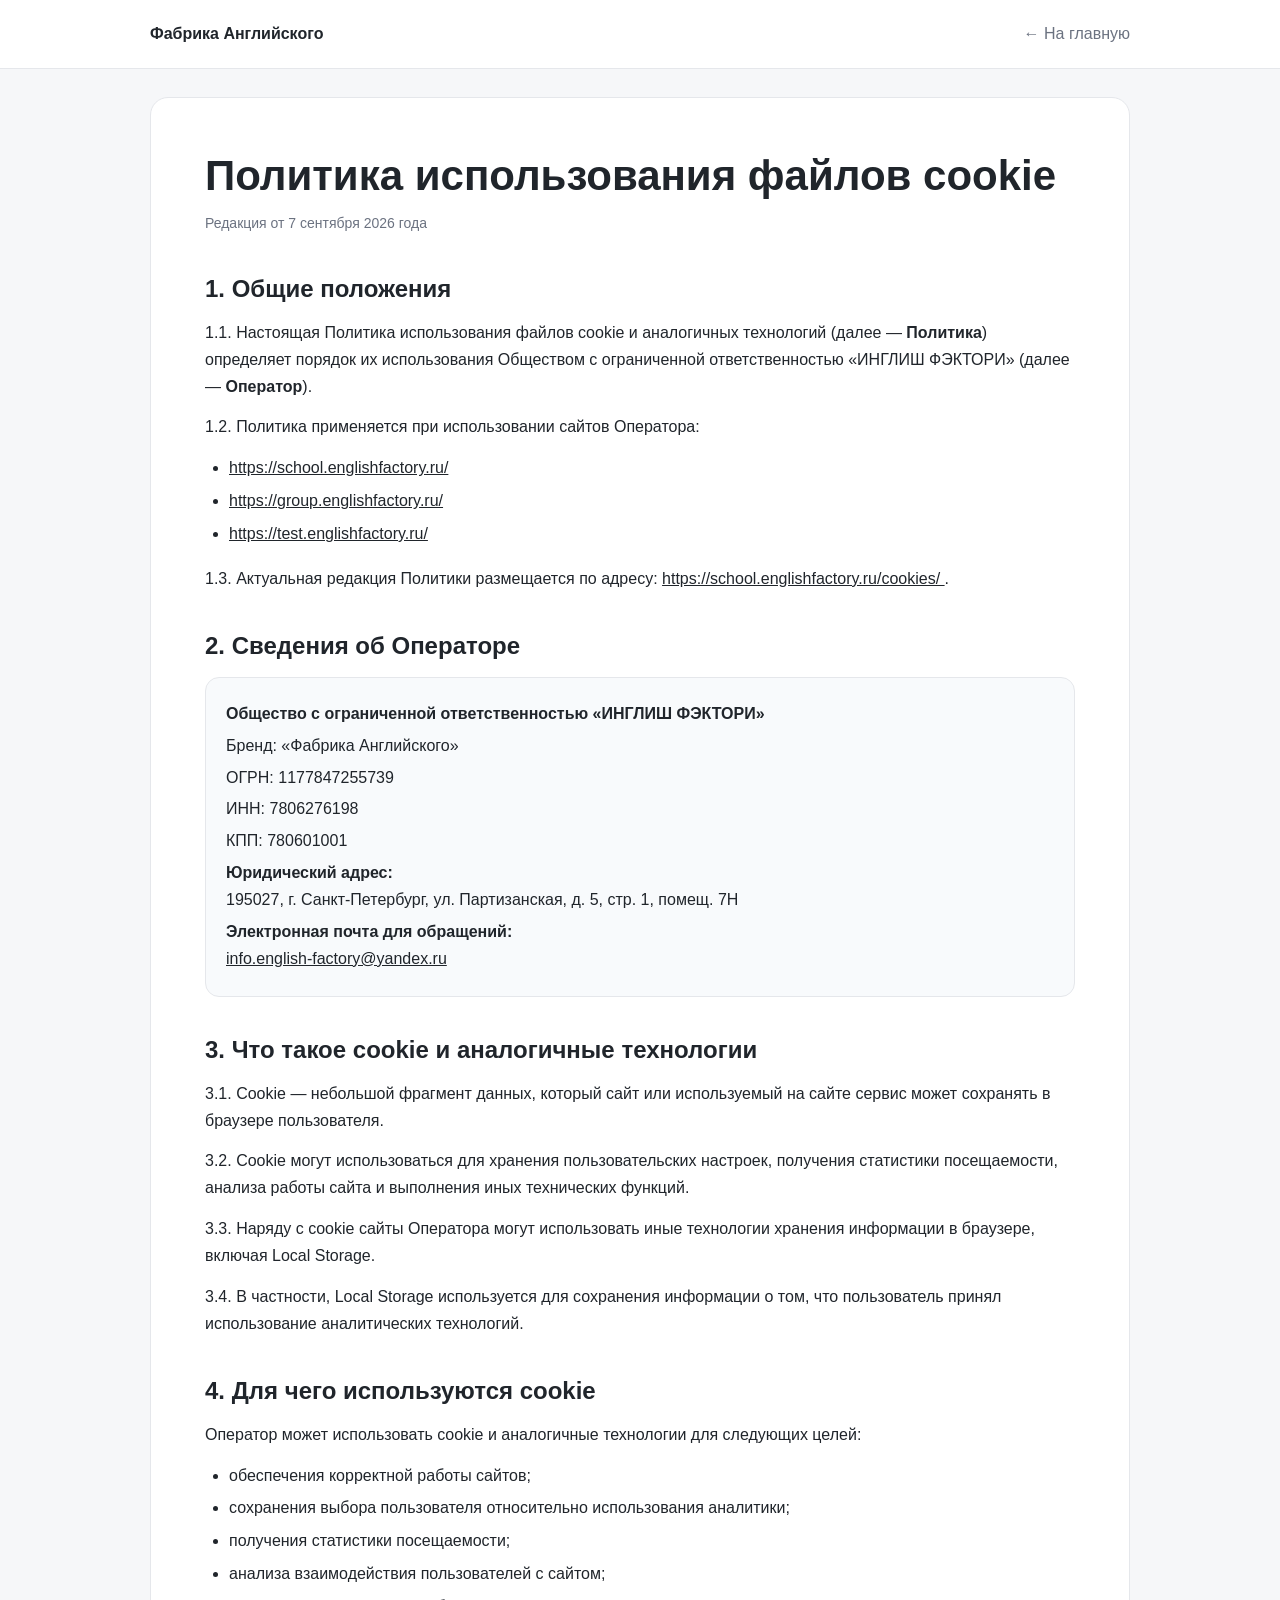
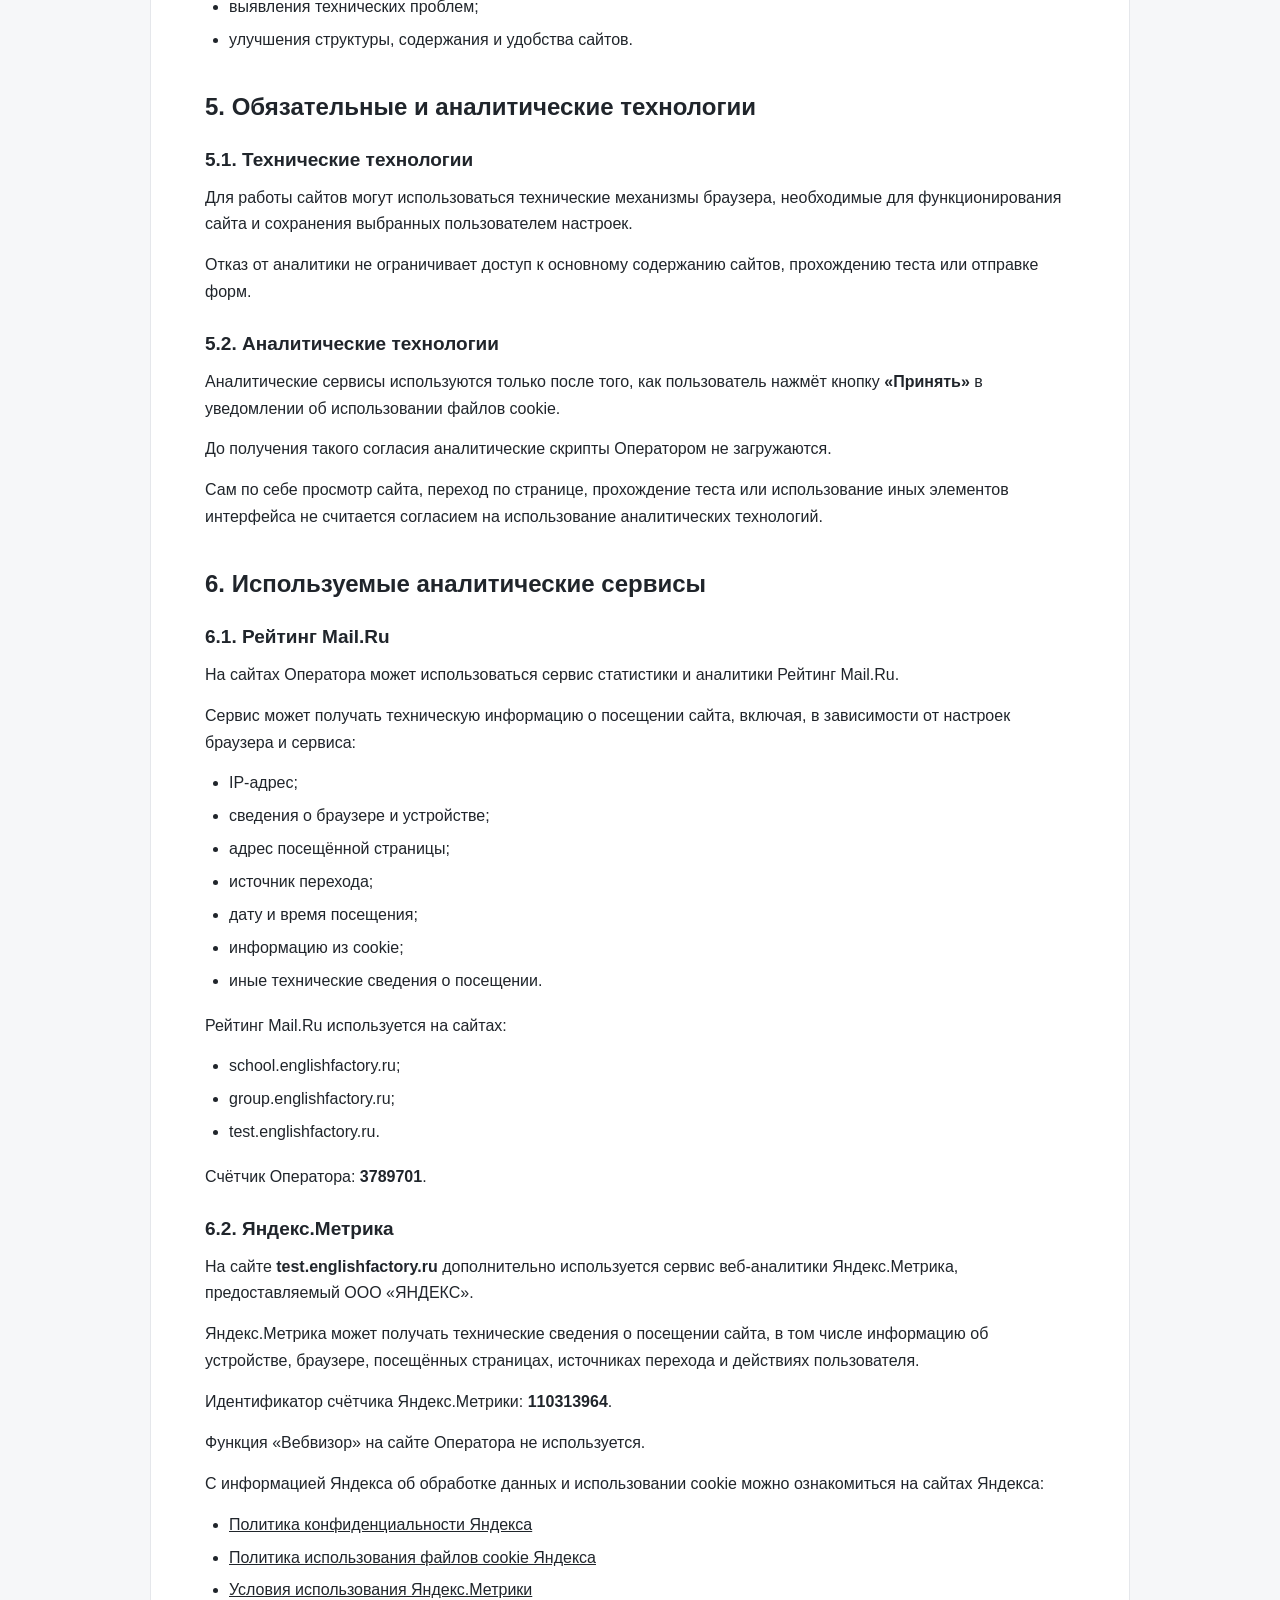
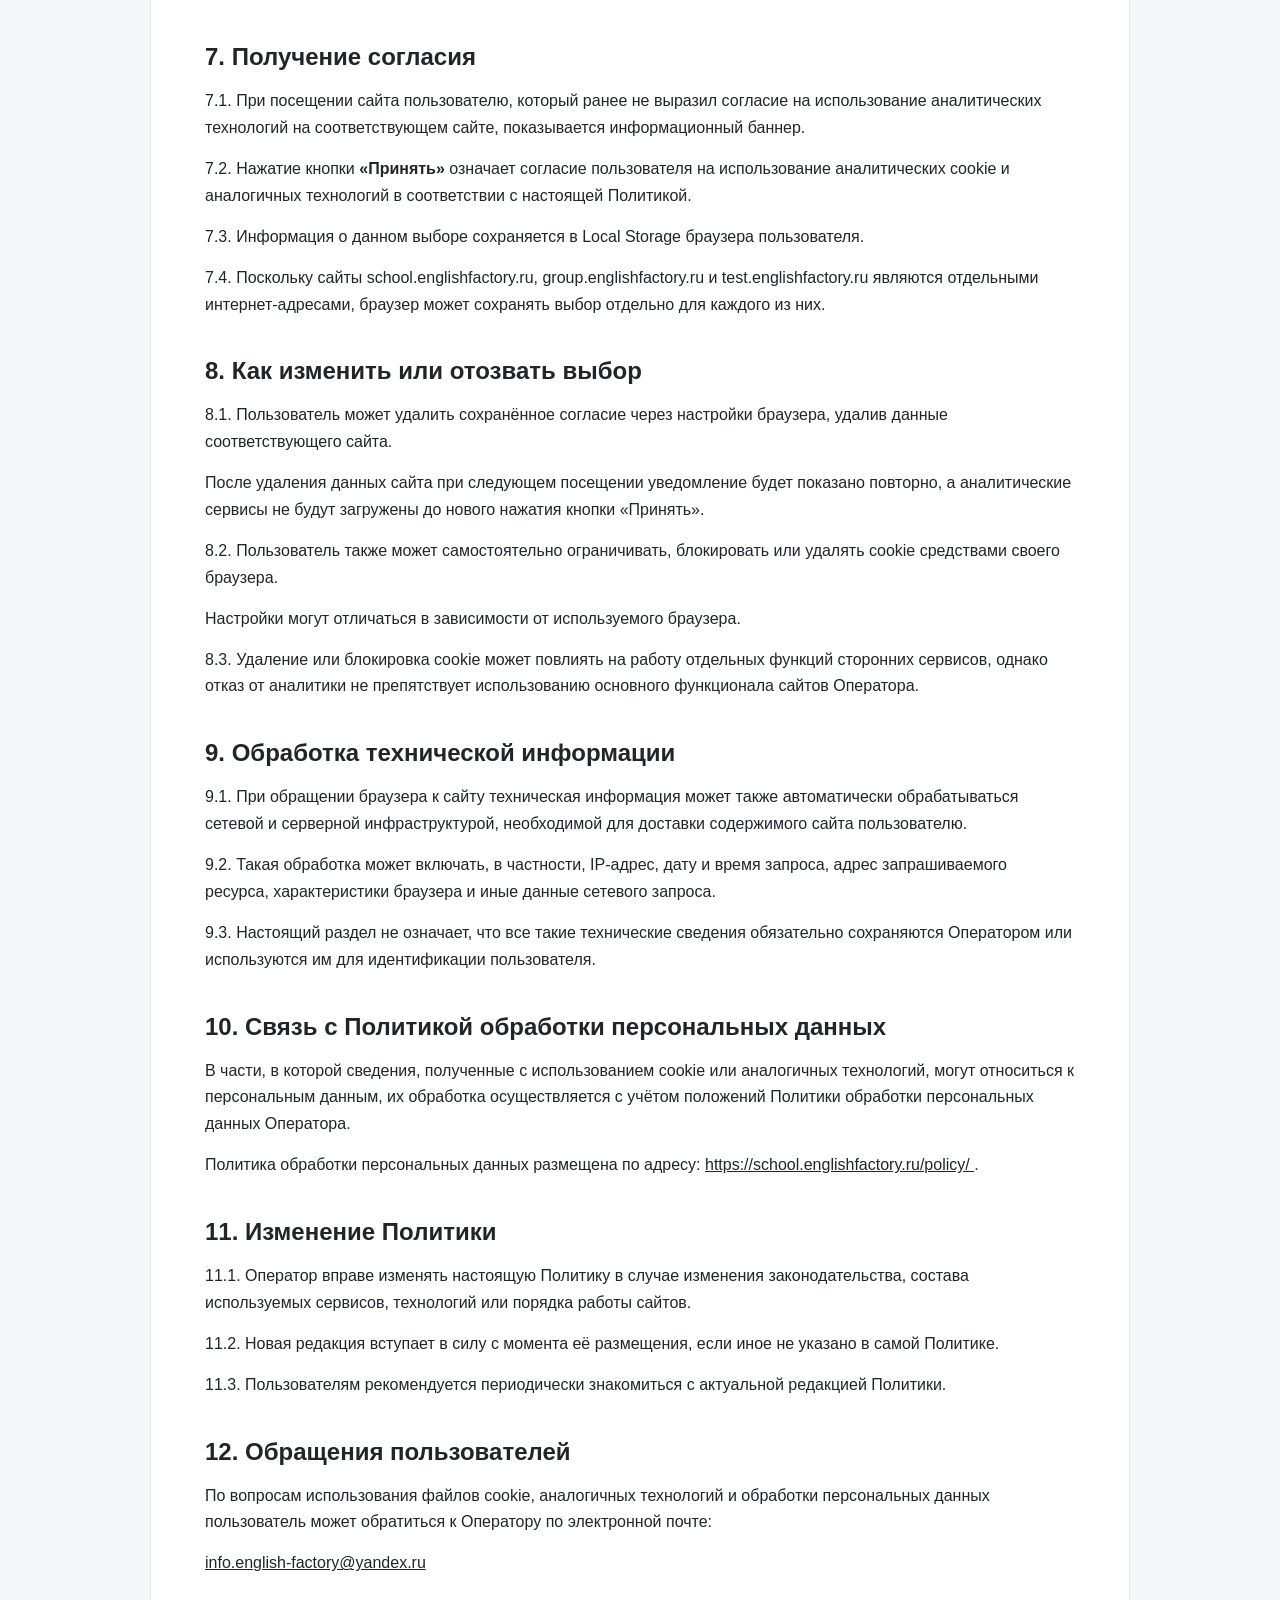
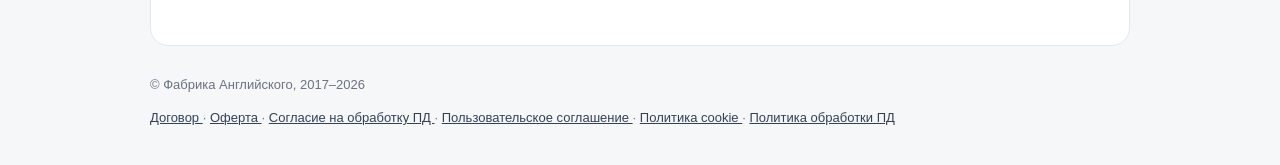
<file: cookies/index.html>
<!doctype html>
<html lang="ru">
<head>
  <meta charset="utf-8">
  <meta name="viewport" content="width=device-width,initial-scale=1">

  <title>Политика использования файлов cookie — Фабрика Английского</title>

  <meta
    name="description"
    content="Политика ООО «ИНГЛИШ ФЭКТОРИ» в отношении использования файлов cookie и аналогичных технологий."
  >

  <link
    rel="canonical"
    href="https://school.englishfactory.ru/cookies/"
  >

  <style>
    :root {
      --bg: #f6f7f9;
      --card: #fff;
      --text: #20252b;
      --muted: #6b7280;
      --line: #e5e7eb;
      --link: #334155;
    }

    * {
      box-sizing: border-box;
    }

    html {
      scroll-behavior: smooth;
    }

    body {
      margin: 0;
      background: var(--bg);
      color: var(--text);
      font-family: Arial, sans-serif;
      line-height: 1.68;
    }

    header {
      background: #fff;
      border-bottom: 1px solid var(--line);
    }

    .bar,
    main,
    footer {
      width: min(980px, calc(100% - 32px));
      margin: auto;
    }

    .bar {
      min-height: 68px;
      display: flex;
      align-items: center;
      justify-content: space-between;
      gap: 16px;
    }

    a {
      color: inherit;
    }

    .brand {
      font-weight: 800;
      text-decoration: none;
    }

    .back {
      color: var(--muted);
      text-decoration: none;
    }

    main {
      margin-top: 28px;
      margin-bottom: 28px;
      background: var(--card);
      border: 1px solid var(--line);
      border-radius: 18px;
      padding: clamp(22px, 5vw, 54px);
    }

    h1 {
      margin: 0 0 12px;
      font-size: clamp(28px, 4vw, 42px);
      line-height: 1.15;
    }

    .revision {
      margin: 0 0 34px;
      color: var(--muted);
      font-size: 14px;
    }

    h2 {
      margin: 38px 0 16px;
      font-size: 24px;
      line-height: 1.25;
    }

    h3 {
      margin: 26px 0 12px;
      font-size: 19px;
      line-height: 1.3;
    }

    p {
      margin: 0 0 14px;
    }

    ul {
      margin: 8px 0 18px;
      padding-left: 24px;
    }

    li {
      margin: 6px 0;
    }

    .requisites {
      padding: 18px 20px;
      background: #f8fafc;
      border: 1px solid var(--line);
      border-radius: 14px;
    }

    .requisites p {
      margin: 5px 0;
    }

    .url,
    .email {
      overflow-wrap: anywhere;
    }

    footer {
      padding: 0 0 34px;
      color: var(--muted);
      font-size: 13px;
    }

    footer nav {
      margin-top: 10px;
      line-height: 1.9;
    }

    footer a {
      color: var(--link);
    }

    @media (max-width: 640px) {
      .bar {
        align-items: flex-start;
        padding: 18px 0;
      }

      .back {
        text-align: right;
      }

      main {
        margin-top: 16px;
      }

      h2 {
        font-size: 21px;
      }
    }
  </style>
</head>

<body>

<header>
  <div class="bar">
    <a
      class="brand"
      href="https://school.englishfactory.ru/"
    >
      Фабрика Английского
    </a>

    <a
      class="back"
      href="https://school.englishfactory.ru/"
    >
      ← На главную
    </a>
  </div>
</header>

<main>

  <h1>Политика использования файлов cookie</h1>

  <p class="revision">
    Редакция от 7 сентября 2026 года
  </p>


  <h2>1. Общие положения</h2>

  <p>
    1.1. Настоящая Политика использования файлов cookie
    и аналогичных технологий (далее — <strong>Политика</strong>)
    определяет порядок их использования Обществом с ограниченной
    ответственностью «ИНГЛИШ ФЭКТОРИ»
    (далее — <strong>Оператор</strong>).
  </p>

  <p>
    1.2. Политика применяется при использовании сайтов Оператора:
  </p>

  <ul>
    <li>
      <a
        class="url"
        href="https://school.englishfactory.ru/"
      >
        https://school.englishfactory.ru/
      </a>
    </li>

    <li>
      <a
        class="url"
        href="https://group.englishfactory.ru/"
      >
        https://group.englishfactory.ru/
      </a>
    </li>

    <li>
      <a
        class="url"
        href="https://test.englishfactory.ru/"
      >
        https://test.englishfactory.ru/
      </a>
    </li>
  </ul>

  <p>
    1.3. Актуальная редакция Политики размещается по адресу:
    <a
      class="url"
      href="https://school.englishfactory.ru/cookies/"
    >
      https://school.englishfactory.ru/cookies/
    </a>.
  </p>


  <h2>2. Сведения об Операторе</h2>

  <div class="requisites">

    <p>
      <strong>
        Общество с ограниченной ответственностью
        «ИНГЛИШ ФЭКТОРИ»
      </strong>
    </p>

    <p>
      Бренд: «Фабрика Английского»
    </p>

    <p>
      ОГРН: 1177847255739
    </p>

    <p>
      ИНН: 7806276198
    </p>

    <p>
      КПП: 780601001
    </p>

    <p>
      <strong>Юридический адрес:</strong><br>
      195027, г. Санкт-Петербург,
      ул. Партизанская,
      д. 5, стр. 1,
      помещ. 7Н
    </p>

    <p>
      <strong>
        Электронная почта для обращений:
      </strong><br>

      <a
        class="email"
        href="mailto:info.english-factory@yandex.ru"
      >
        info.english-factory@yandex.ru
      </a>
    </p>

  </div>


  <h2>3. Что такое cookie и аналогичные технологии</h2>

  <p>
    3.1. Cookie — небольшой фрагмент данных,
    который сайт или используемый на сайте сервис
    может сохранять в браузере пользователя.
  </p>

  <p>
    3.2. Cookie могут использоваться для хранения
    пользовательских настроек, получения статистики
    посещаемости, анализа работы сайта и выполнения
    иных технических функций.
  </p>

  <p>
    3.3. Наряду с cookie сайты Оператора могут
    использовать иные технологии хранения информации
    в браузере, включая Local Storage.
  </p>

  <p>
    3.4. В частности, Local Storage используется
    для сохранения информации о том, что пользователь
    принял использование аналитических технологий.
  </p>


  <h2>4. Для чего используются cookie</h2>

  <p>
    Оператор может использовать cookie и аналогичные
    технологии для следующих целей:
  </p>

  <ul>
    <li>
      обеспечения корректной работы сайтов;
    </li>

    <li>
      сохранения выбора пользователя
      относительно использования аналитики;
    </li>

    <li>
      получения статистики посещаемости;
    </li>

    <li>
      анализа взаимодействия пользователей
      с сайтом;
    </li>

    <li>
      выявления технических проблем;
    </li>

    <li>
      улучшения структуры, содержания
      и удобства сайтов.
    </li>
  </ul>


  <h2>5. Обязательные и аналитические технологии</h2>

  <h3>5.1. Технические технологии</h3>

  <p>
    Для работы сайтов могут использоваться технические
    механизмы браузера, необходимые для функционирования
    сайта и сохранения выбранных пользователем настроек.
  </p>

  <p>
    Отказ от аналитики не ограничивает доступ
    к основному содержанию сайтов, прохождению теста
    или отправке форм.
  </p>


  <h3>5.2. Аналитические технологии</h3>

  <p>
    Аналитические сервисы используются только после того,
    как пользователь нажмёт кнопку
    <strong>«Принять»</strong>
    в уведомлении об использовании файлов cookie.
  </p>

  <p>
    До получения такого согласия аналитические скрипты
    Оператором не загружаются.
  </p>

  <p>
    Сам по себе просмотр сайта, переход по странице,
    прохождение теста или использование иных элементов
    интерфейса не считается согласием
    на использование аналитических технологий.
  </p>


  <h2>6. Используемые аналитические сервисы</h2>

  <h3>6.1. Рейтинг Mail.Ru</h3>

  <p>
    На сайтах Оператора может использоваться сервис
    статистики и аналитики Рейтинг Mail.Ru.
  </p>

  <p>
    Сервис может получать техническую информацию
    о посещении сайта, включая, в зависимости
    от настроек браузера и сервиса:
  </p>

  <ul>
    <li>IP-адрес;</li>
    <li>сведения о браузере и устройстве;</li>
    <li>адрес посещённой страницы;</li>
    <li>источник перехода;</li>
    <li>дату и время посещения;</li>
    <li>информацию из cookie;</li>
    <li>иные технические сведения о посещении.</li>
  </ul>

  <p>
    Рейтинг Mail.Ru используется на сайтах:
  </p>

  <ul>
    <li>school.englishfactory.ru;</li>
    <li>group.englishfactory.ru;</li>
    <li>test.englishfactory.ru.</li>
  </ul>

  <p>
    Счётчик Оператора: <strong>3789701</strong>.
  </p>


  <h3>6.2. Яндекс.Метрика</h3>

  <p>
    На сайте
    <strong>test.englishfactory.ru</strong>
    дополнительно используется сервис
    веб-аналитики Яндекс.Метрика,
    предоставляемый ООО «ЯНДЕКС».
  </p>

  <p>
    Яндекс.Метрика может получать технические сведения
    о посещении сайта, в том числе информацию
    об устройстве, браузере, посещённых страницах,
    источниках перехода и действиях пользователя.
  </p>

  <p>
    Идентификатор счётчика Яндекс.Метрики:
    <strong>110313964</strong>.
  </p>

  <p>
    Функция «Вебвизор» на сайте Оператора
    не используется.
  </p>

  <p>
    С информацией Яндекса об обработке данных
    и использовании cookie можно ознакомиться
    на сайтах Яндекса:
  </p>

  <ul>
    <li>
      <a
        class="url"
        href="https://yandex.ru/legal/confidential/"
        target="_blank"
        rel="noopener"
      >
        Политика конфиденциальности Яндекса
      </a>
    </li>

    <li>
      <a
        class="url"
        href="https://yandex.ru/legal/cookies_policy/"
        target="_blank"
        rel="noopener"
      >
        Политика использования файлов cookie Яндекса
      </a>
    </li>

    <li>
      <a
        class="url"
        href="https://yandex.ru/legal/metrica_termsofuse/"
        target="_blank"
        rel="noopener"
      >
        Условия использования Яндекс.Метрики
      </a>
    </li>
  </ul>


  <h2>7. Получение согласия</h2>

  <p>
    7.1. При посещении сайта пользователю,
    который ранее не выразил согласие
    на использование аналитических технологий
    на соответствующем сайте,
    показывается информационный баннер.
  </p>

  <p>
    7.2. Нажатие кнопки
    <strong>«Принять»</strong>
    означает согласие пользователя
    на использование аналитических cookie
    и аналогичных технологий
    в соответствии с настоящей Политикой.
  </p>

  <p>
    7.3. Информация о данном выборе сохраняется
    в Local Storage браузера пользователя.
  </p>

  <p>
    7.4. Поскольку сайты
    school.englishfactory.ru,
    group.englishfactory.ru
    и test.englishfactory.ru
    являются отдельными интернет-адресами,
    браузер может сохранять выбор отдельно
    для каждого из них.
  </p>


  <h2>8. Как изменить или отозвать выбор</h2>

  <p>
    8.1. Пользователь может удалить сохранённое согласие
    через настройки браузера,
    удалив данные соответствующего сайта.
  </p>

  <p>
    После удаления данных сайта при следующем посещении
    уведомление будет показано повторно,
    а аналитические сервисы не будут загружены
    до нового нажатия кнопки «Принять».
  </p>

  <p>
    8.2. Пользователь также может самостоятельно
    ограничивать, блокировать или удалять cookie
    средствами своего браузера.
  </p>

  <p>
    Настройки могут отличаться
    в зависимости от используемого браузера.
  </p>

  <p>
    8.3. Удаление или блокировка cookie
    может повлиять на работу отдельных функций
    сторонних сервисов, однако отказ от аналитики
    не препятствует использованию основного
    функционала сайтов Оператора.
  </p>


  <h2>9. Обработка технической информации</h2>

  <p>
    9.1. При обращении браузера к сайту
    техническая информация может также
    автоматически обрабатываться сетевой
    и серверной инфраструктурой,
    необходимой для доставки содержимого сайта
    пользователю.
  </p>

  <p>
    9.2. Такая обработка может включать,
    в частности, IP-адрес, дату и время запроса,
    адрес запрашиваемого ресурса,
    характеристики браузера
    и иные данные сетевого запроса.
  </p>

  <p>
    9.3. Настоящий раздел не означает,
    что все такие технические сведения
    обязательно сохраняются Оператором
    или используются им для идентификации пользователя.
  </p>


  <h2>10. Связь с Политикой обработки персональных данных</h2>

  <p>
    В части, в которой сведения,
    полученные с использованием cookie
    или аналогичных технологий,
    могут относиться к персональным данным,
    их обработка осуществляется с учётом
    положений Политики обработки персональных данных
    Оператора.
  </p>

  <p>
    Политика обработки персональных данных размещена
    по адресу:
    <a
      class="url"
      href="https://school.englishfactory.ru/policy/"
    >
      https://school.englishfactory.ru/policy/
    </a>.
  </p>


  <h2>11. Изменение Политики</h2>

  <p>
    11.1. Оператор вправе изменять настоящую Политику
    в случае изменения законодательства,
    состава используемых сервисов,
    технологий или порядка работы сайтов.
  </p>

  <p>
    11.2. Новая редакция вступает в силу
    с момента её размещения,
    если иное не указано в самой Политике.
  </p>

  <p>
    11.3. Пользователям рекомендуется периодически
    знакомиться с актуальной редакцией Политики.
  </p>


  <h2>12. Обращения пользователей</h2>

  <p>
    По вопросам использования файлов cookie,
    аналогичных технологий
    и обработки персональных данных
    пользователь может обратиться к Оператору
    по электронной почте:
  </p>

  <p>
    <a
      class="email"
      href="mailto:info.english-factory@yandex.ru"
    >
      info.english-factory@yandex.ru
    </a>
  </p>

</main>


<footer>

  <div>
    © Фабрика Английского, 2017–2026
  </div>

  <nav>

    <a href="https://school.englishfactory.ru/contract/">
      Договор
    </a>
    ·

    <a href="https://school.englishfactory.ru/offer/">
      Оферта
    </a>
    ·

    <a href="https://school.englishfactory.ru/consent/">
      Согласие на обработку ПД
    </a>
    ·

    <a href="https://school.englishfactory.ru/terms/">
      Пользовательское соглашение
    </a>
    ·

    <a href="https://school.englishfactory.ru/cookies/">
      Политика cookie
    </a>
    ·

    <a href="https://school.englishfactory.ru/policy/">
      Политика обработки ПД
    </a>

  </nav>

</footer>

</body>
</html>
</file>
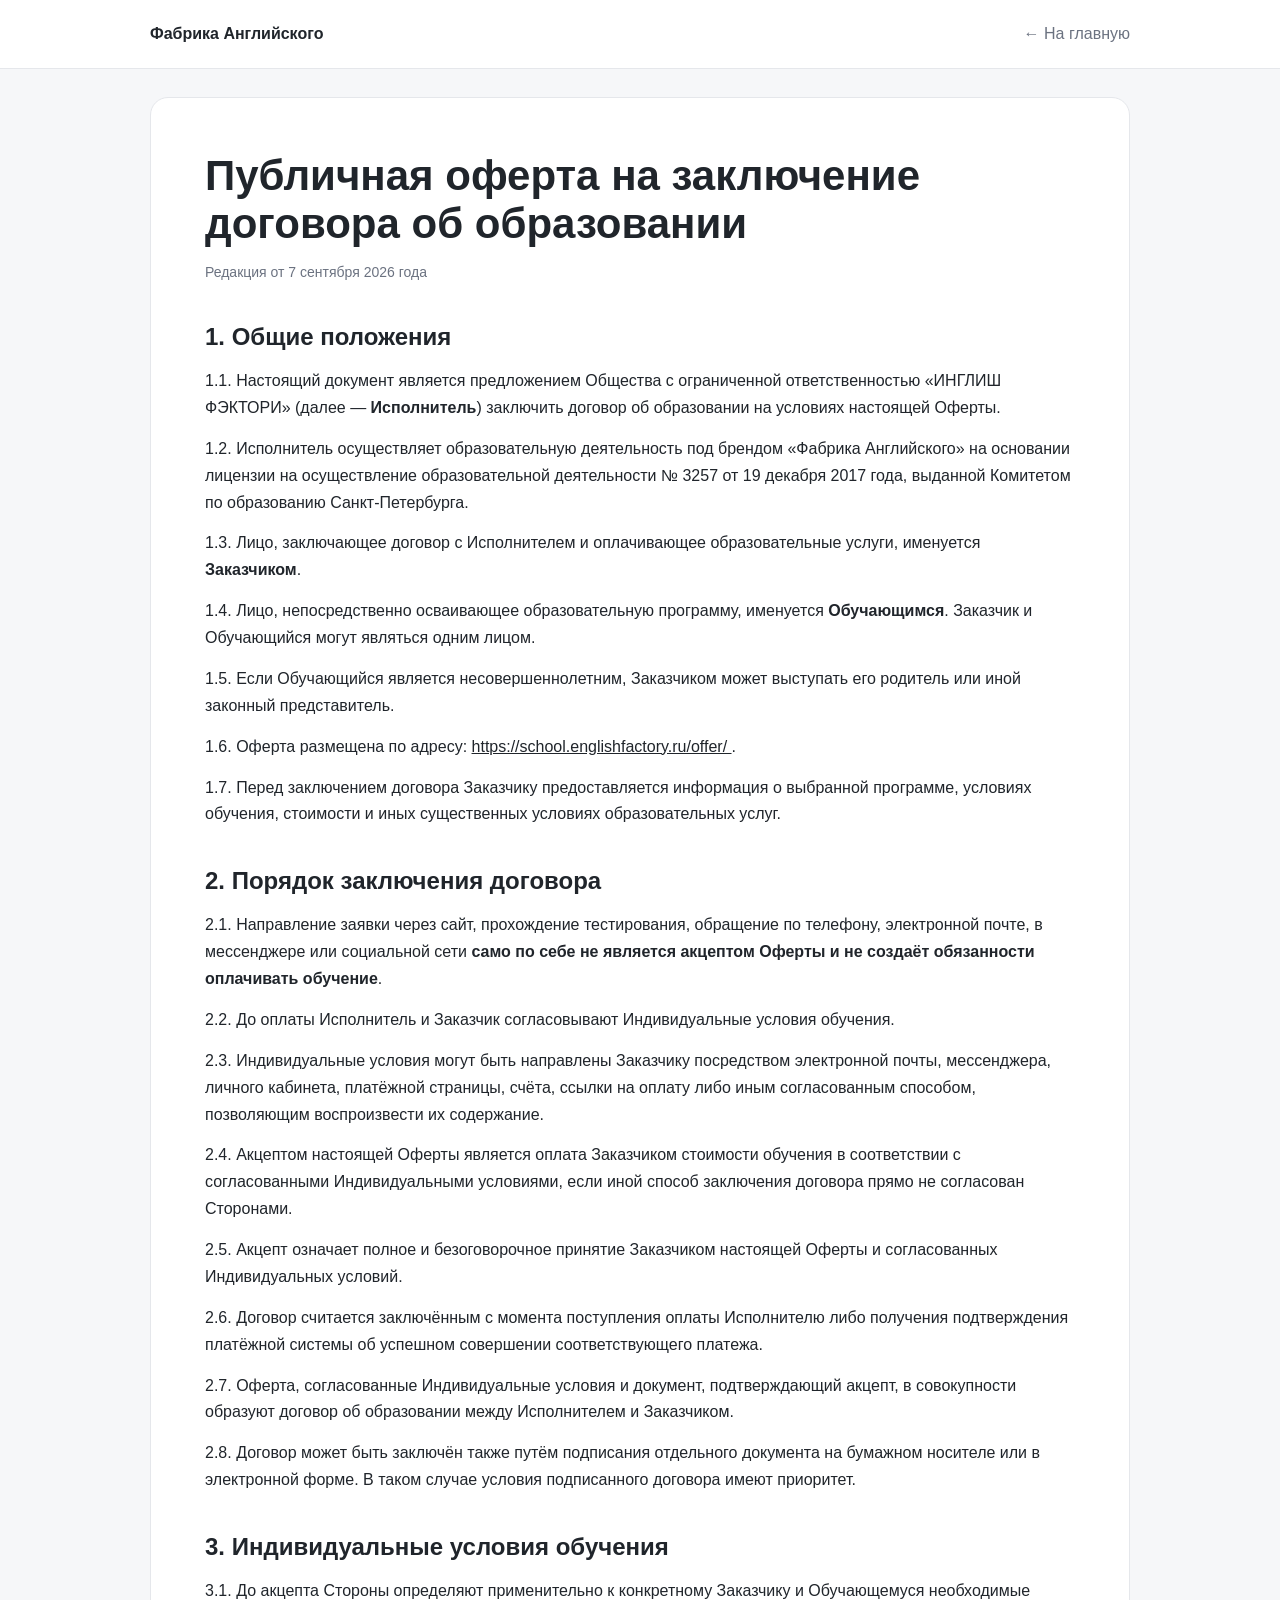
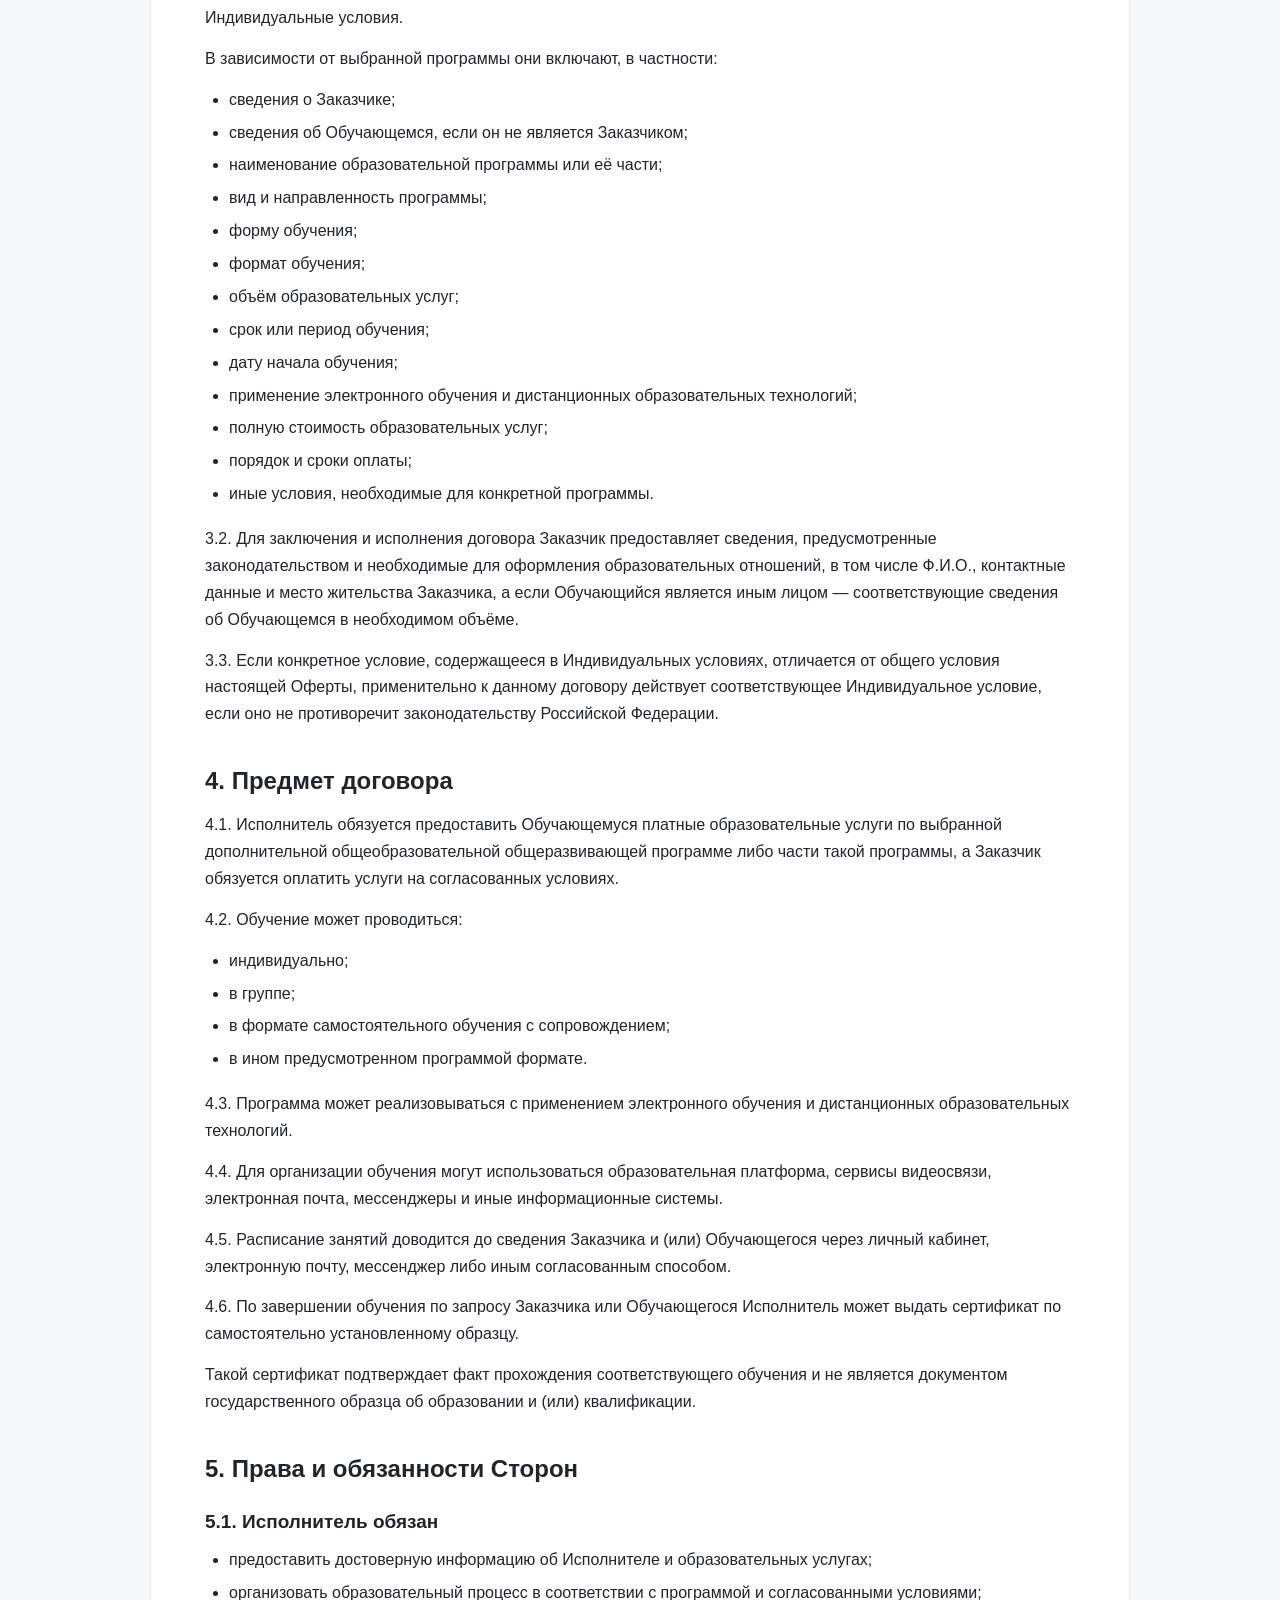
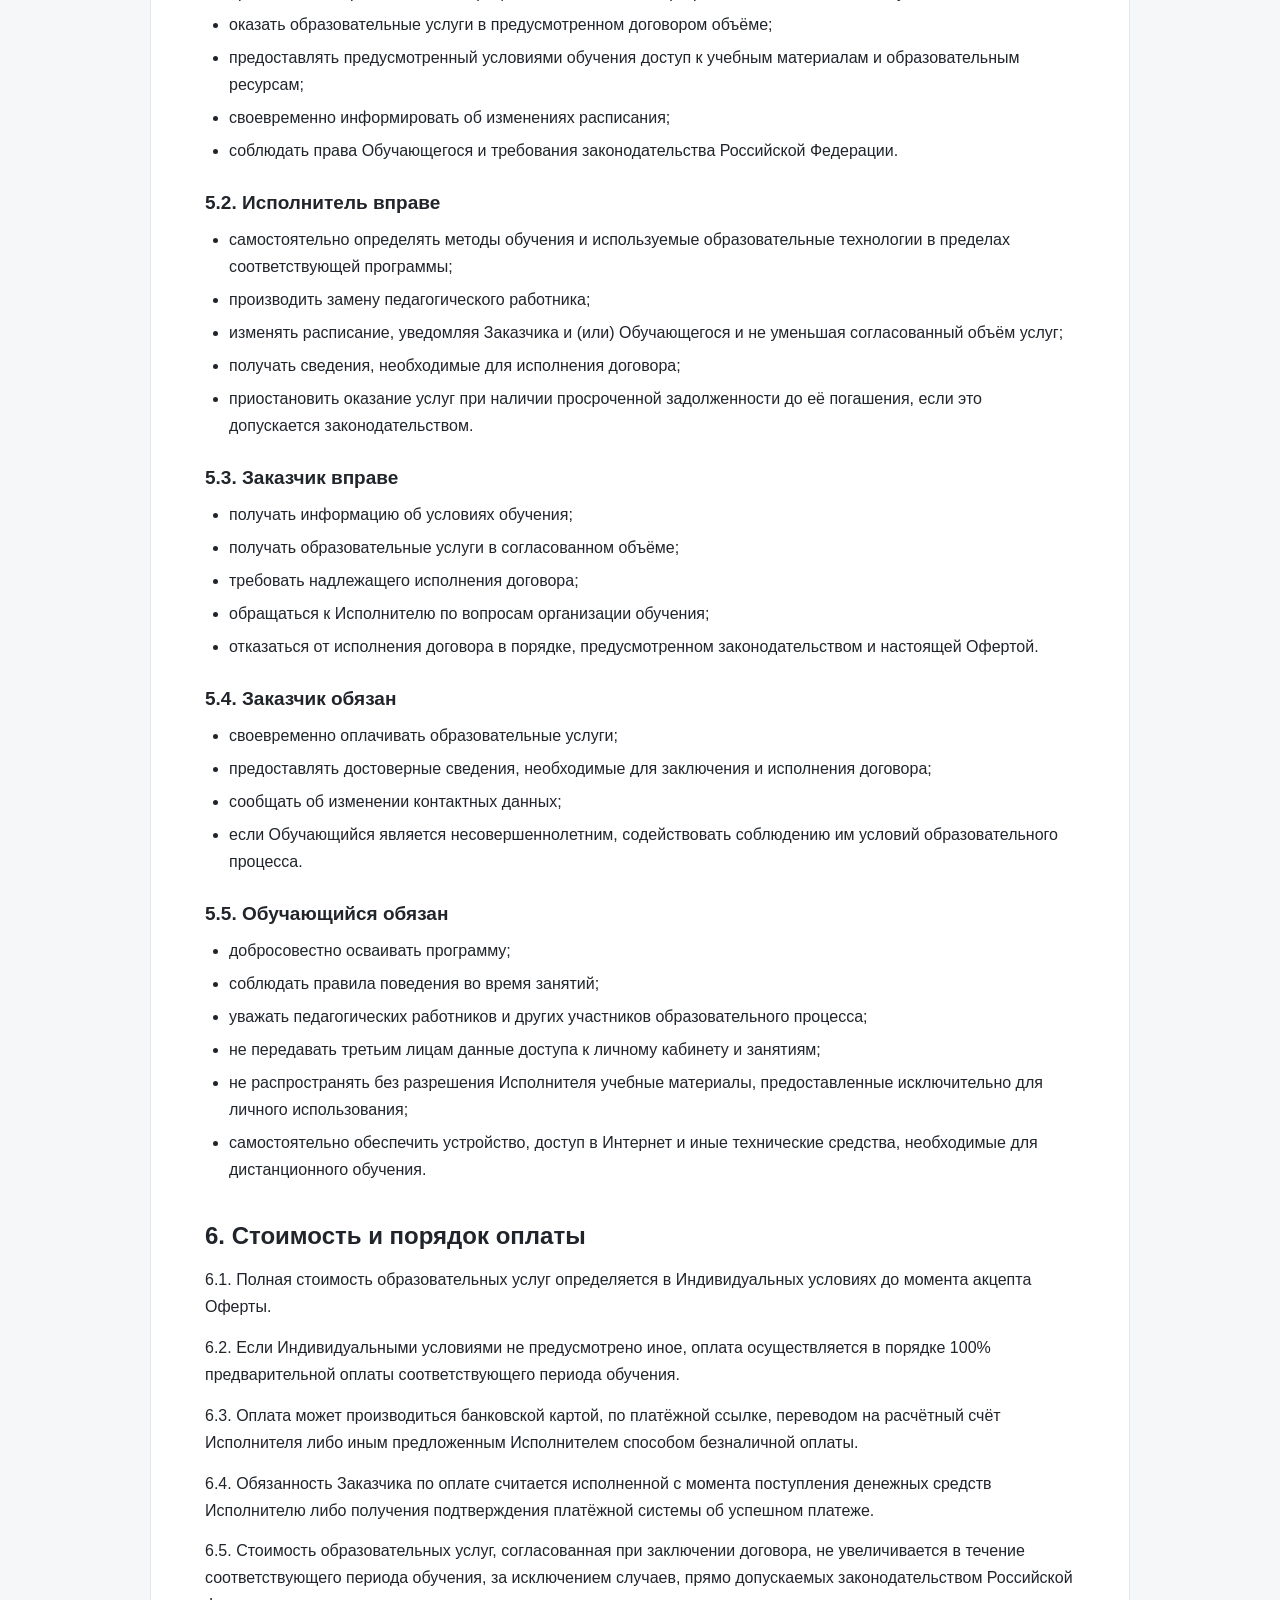
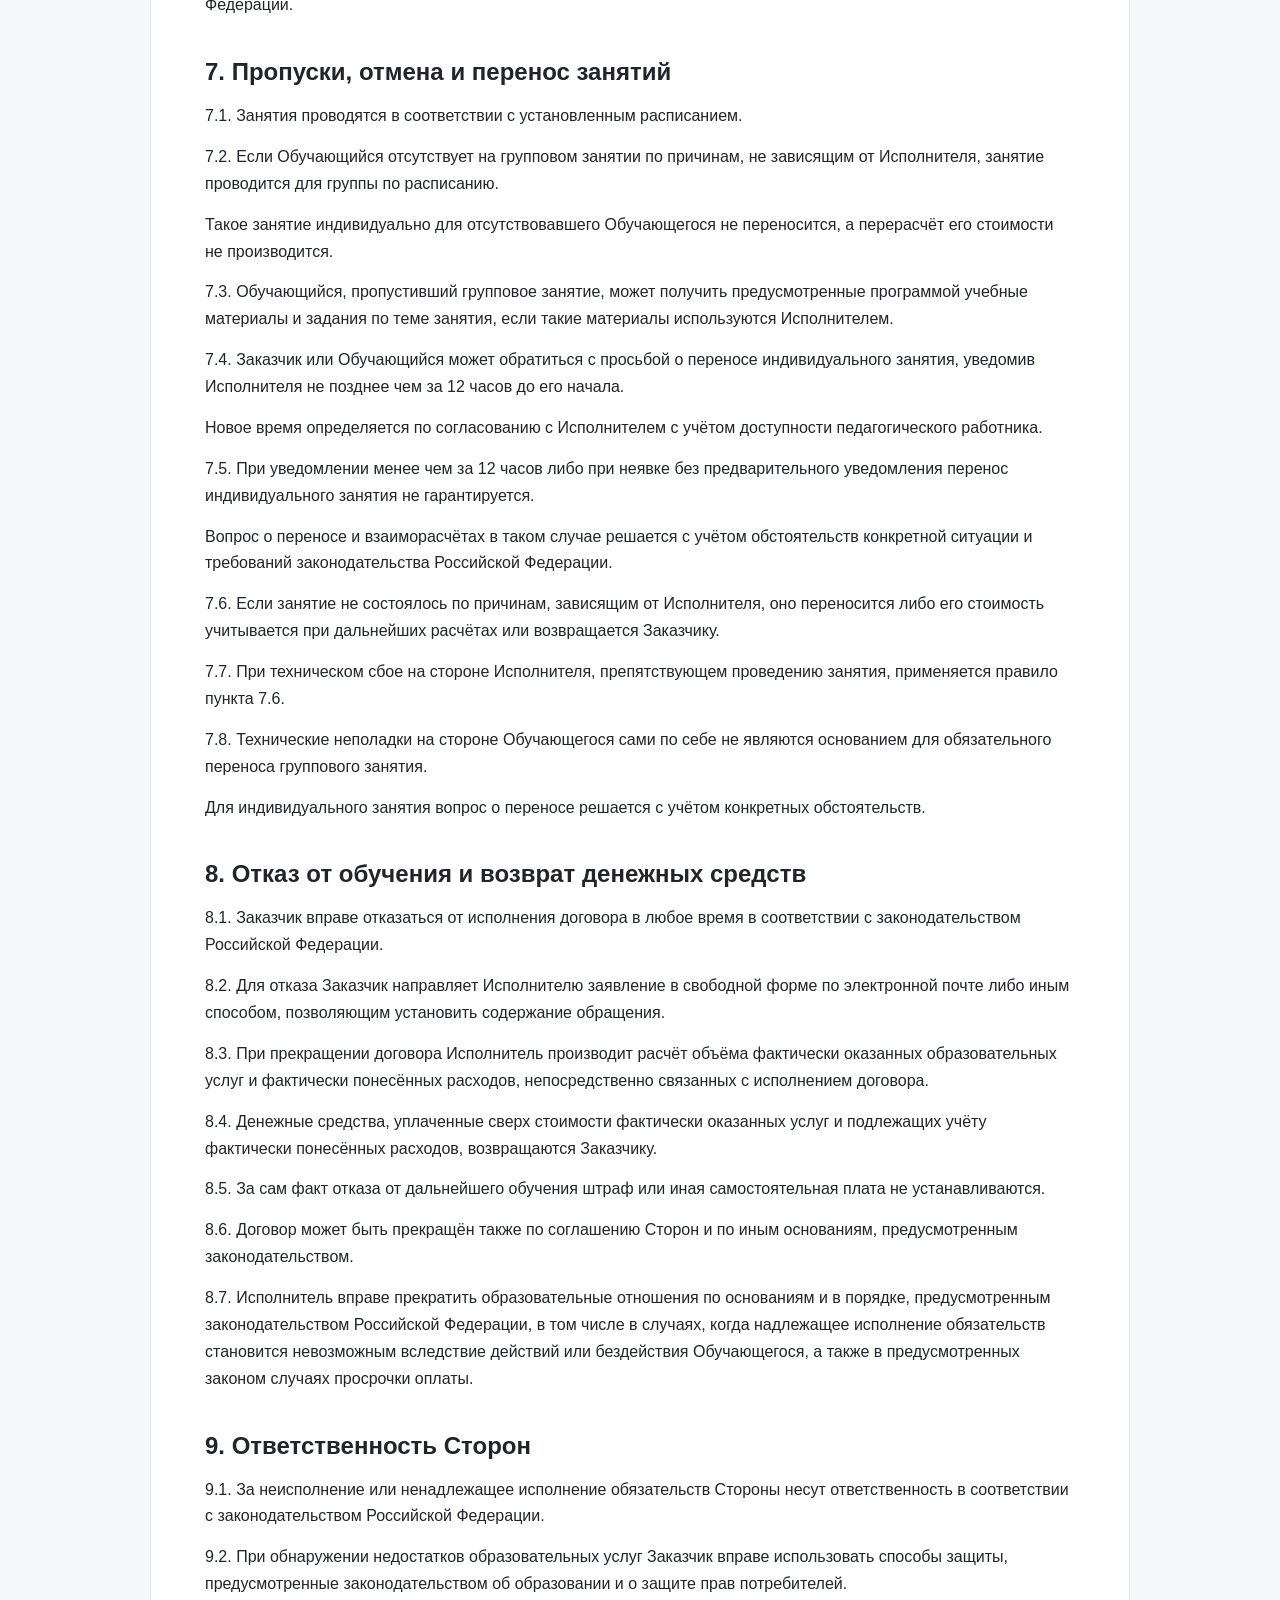
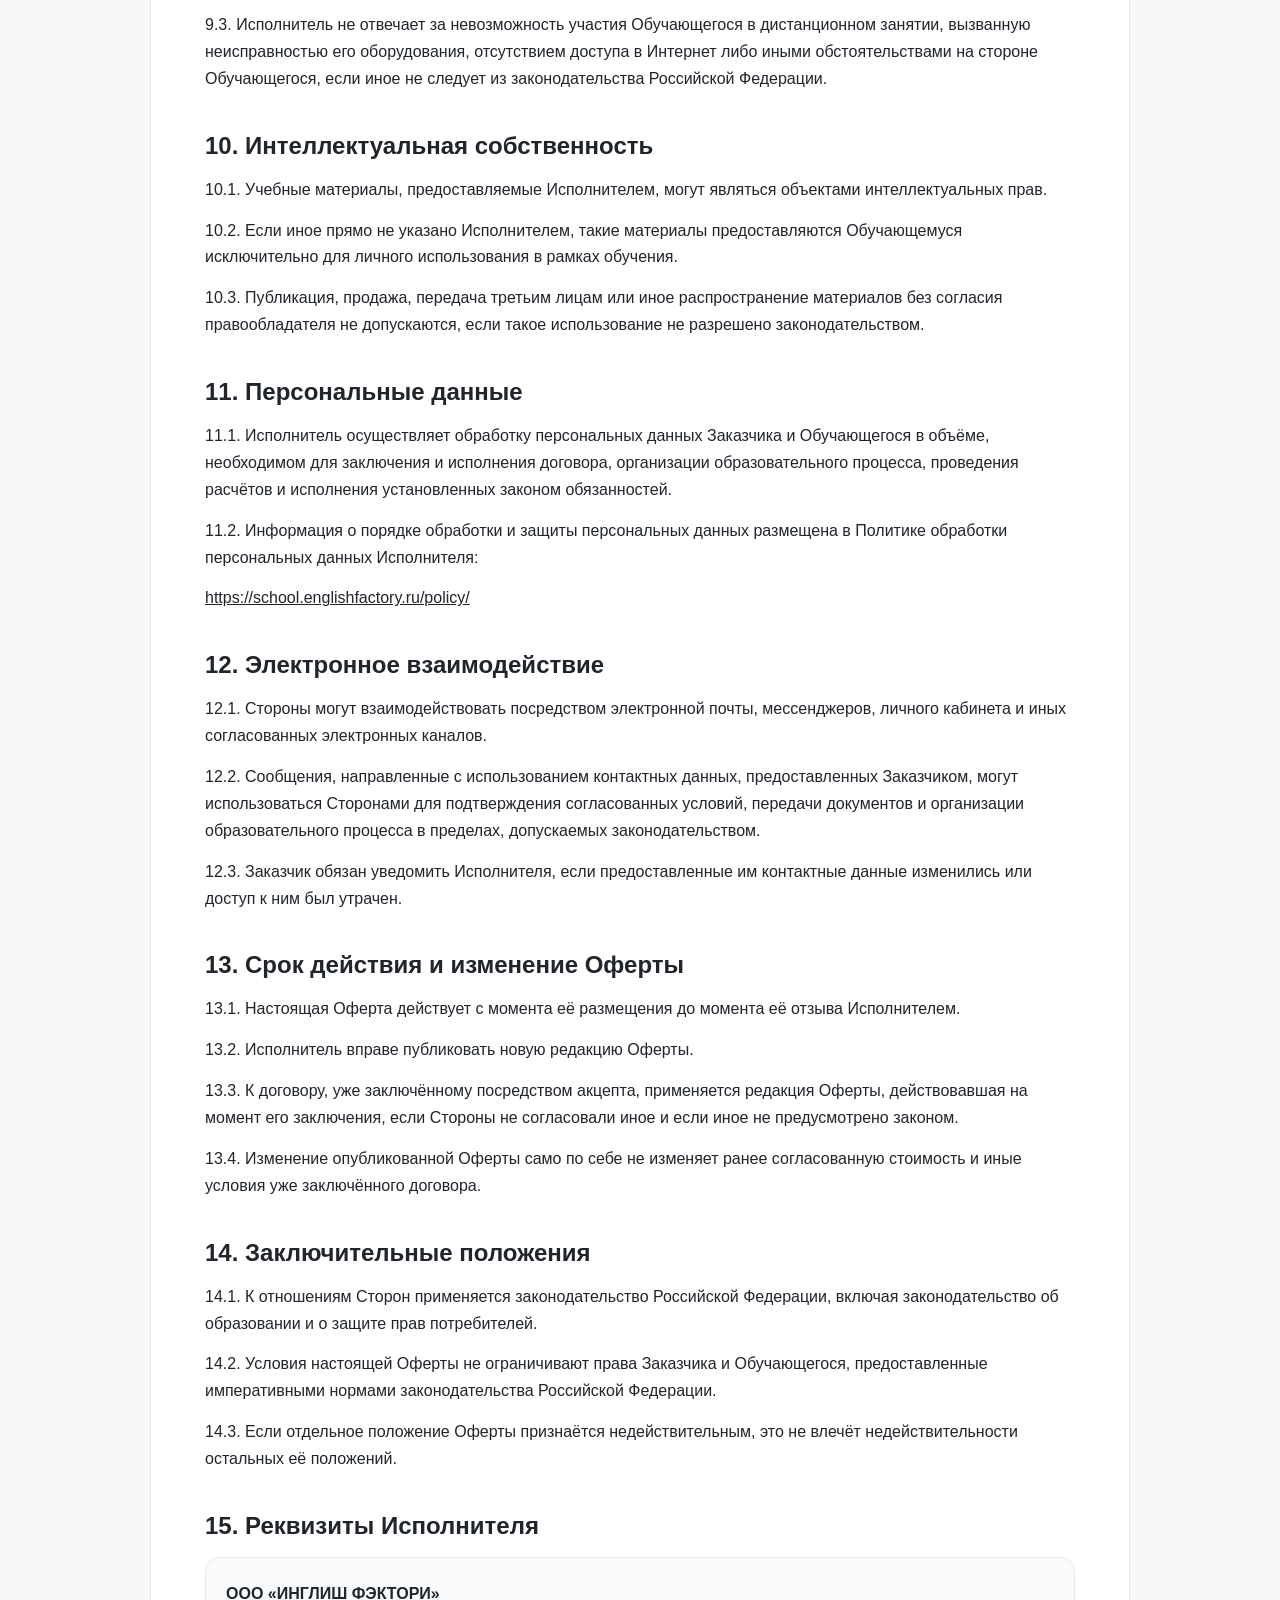
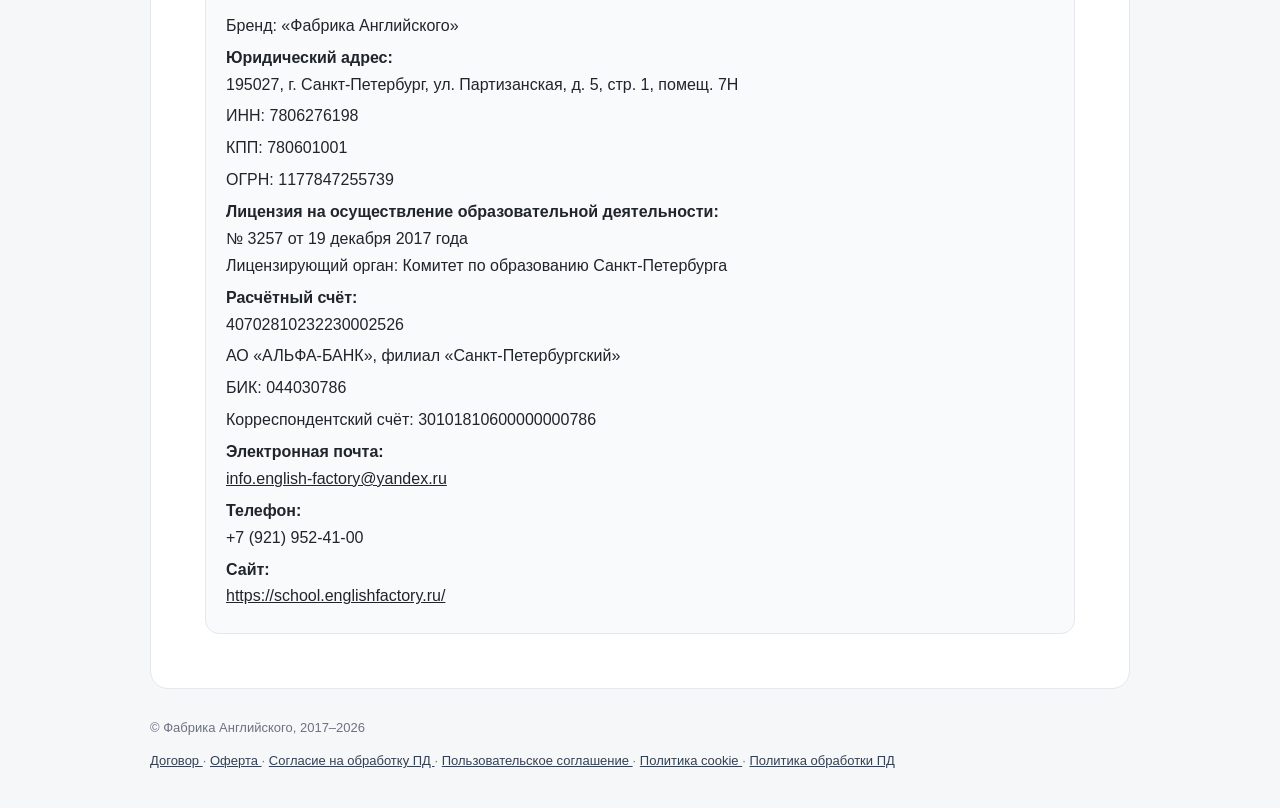
<file: offer/index.html>
<!doctype html>
<html lang="ru">

<head>
  <meta charset="utf-8">
  <meta name="viewport" content="width=device-width,initial-scale=1">

  <title>Публичная оферта — Фабрика Английского</title>

  <meta
    name="description"
    content="Публичная оферта ООО «ИНГЛИШ ФЭКТОРИ» на заключение договора об образовании."
  >

  <link
    rel="canonical"
    href="https://school.englishfactory.ru/offer/"
  >

  <style>
    :root {
      --bg: #f6f7f9;
      --card: #fff;
      --text: #20252b;
      --muted: #6b7280;
      --line: #e5e7eb;
      --link: #334155;
    }

    * {
      box-sizing: border-box;
    }

    html {
      scroll-behavior: smooth;
    }

    body {
      margin: 0;
      background: var(--bg);
      color: var(--text);
      font-family: Arial, sans-serif;
      line-height: 1.68;
    }

    header {
      background: #fff;
      border-bottom: 1px solid var(--line);
    }

    .bar,
    main,
    footer {
      width: min(980px, calc(100% - 32px));
      margin: auto;
    }

    .bar {
      min-height: 68px;
      display: flex;
      align-items: center;
      justify-content: space-between;
      gap: 16px;
    }

    a {
      color: inherit;
    }

    .brand {
      font-weight: 800;
      text-decoration: none;
    }

    .back {
      color: var(--muted);
      text-decoration: none;
    }

    main {
      margin-top: 28px;
      margin-bottom: 28px;
      background: var(--card);
      border: 1px solid var(--line);
      border-radius: 18px;
      padding: clamp(22px, 5vw, 54px);
    }

    h1 {
      margin: 0 0 12px;
      font-size: clamp(28px, 4vw, 42px);
      line-height: 1.15;
    }

    .revision {
      margin: 0 0 34px;
      color: var(--muted);
      font-size: 14px;
    }

    h2 {
      margin: 38px 0 16px;
      font-size: 24px;
      line-height: 1.25;
    }

    h3 {
      margin: 26px 0 12px;
      font-size: 19px;
      line-height: 1.3;
    }

    p {
      margin: 0 0 14px;
    }

    ul {
      margin: 8px 0 18px;
      padding-left: 24px;
    }

    li {
      margin: 6px 0;
    }

    .requisites {
      padding: 18px 20px;
      background: #f8fafc;
      border: 1px solid var(--line);
      border-radius: 14px;
    }

    .requisites p {
      margin: 5px 0;
    }

    .url,
    .email {
      overflow-wrap: anywhere;
    }

    footer {
      padding: 0 0 34px;
      color: var(--muted);
      font-size: 13px;
    }

    footer nav {
      margin-top: 10px;
      line-height: 1.9;
    }

    footer a {
      color: var(--link);
    }

    @media (max-width: 640px) {
      .bar {
        align-items: flex-start;
        padding: 18px 0;
      }

      .back {
        text-align: right;
      }

      main {
        margin-top: 16px;
      }

      h2 {
        font-size: 21px;
      }
    }
  </style>
</head>


<body>

<header>
  <div class="bar">

    <a
      class="brand"
      href="https://school.englishfactory.ru/"
    >
      Фабрика Английского
    </a>

    <a
      class="back"
      href="https://school.englishfactory.ru/"
    >
      ← На главную
    </a>

  </div>
</header>


<main>

  <h1>
    Публичная оферта на заключение договора об образовании
  </h1>

  <p class="revision">
    Редакция от 7 сентября 2026 года
  </p>


  <h2>1. Общие положения</h2>

  <p>
    1.1. Настоящий документ является предложением
    Общества с ограниченной ответственностью
    «ИНГЛИШ ФЭКТОРИ»
    (далее — <strong>Исполнитель</strong>)
    заключить договор об образовании
    на условиях настоящей Оферты.
  </p>

  <p>
    1.2. Исполнитель осуществляет образовательную деятельность
    под брендом «Фабрика Английского»
    на основании лицензии на осуществление
    образовательной деятельности № 3257
    от 19 декабря 2017 года,
    выданной Комитетом по образованию Санкт-Петербурга.
  </p>

  <p>
    1.3. Лицо, заключающее договор с Исполнителем
    и оплачивающее образовательные услуги,
    именуется <strong>Заказчиком</strong>.
  </p>

  <p>
    1.4. Лицо, непосредственно осваивающее
    образовательную программу,
    именуется <strong>Обучающимся</strong>.
    Заказчик и Обучающийся могут являться одним лицом.
  </p>

  <p>
    1.5. Если Обучающийся является несовершеннолетним,
    Заказчиком может выступать его родитель
    или иной законный представитель.
  </p>

  <p>
    1.6. Оферта размещена по адресу:
    <a
      class="url"
      href="https://school.englishfactory.ru/offer/"
    >
      https://school.englishfactory.ru/offer/
    </a>.
  </p>

  <p>
    1.7. Перед заключением договора Заказчику
    предоставляется информация о выбранной программе,
    условиях обучения, стоимости и иных существенных
    условиях образовательных услуг.
  </p>


  <h2>2. Порядок заключения договора</h2>

  <p>
    2.1. Направление заявки через сайт,
    прохождение тестирования,
    обращение по телефону, электронной почте,
    в мессенджере или социальной сети
    <strong>само по себе не является акцептом Оферты
    и не создаёт обязанности оплачивать обучение</strong>.
  </p>

  <p>
    2.2. До оплаты Исполнитель и Заказчик
    согласовывают Индивидуальные условия обучения.
  </p>

  <p>
    2.3. Индивидуальные условия могут быть направлены
    Заказчику посредством электронной почты,
    мессенджера, личного кабинета,
    платёжной страницы, счёта,
    ссылки на оплату либо иным согласованным способом,
    позволяющим воспроизвести их содержание.
  </p>

  <p>
    2.4. Акцептом настоящей Оферты является
    оплата Заказчиком стоимости обучения
    в соответствии с согласованными
    Индивидуальными условиями,
    если иной способ заключения договора
    прямо не согласован Сторонами.
  </p>

  <p>
    2.5. Акцепт означает полное и безоговорочное
    принятие Заказчиком настоящей Оферты
    и согласованных Индивидуальных условий.
  </p>

  <p>
    2.6. Договор считается заключённым
    с момента поступления оплаты Исполнителю
    либо получения подтверждения платёжной системы
    об успешном совершении соответствующего платежа.
  </p>

  <p>
    2.7. Оферта, согласованные Индивидуальные условия
    и документ, подтверждающий акцепт,
    в совокупности образуют договор об образовании
    между Исполнителем и Заказчиком.
  </p>

  <p>
    2.8. Договор может быть заключён также
    путём подписания отдельного документа
    на бумажном носителе или в электронной форме.
    В таком случае условия подписанного договора
    имеют приоритет.
  </p>


  <h2>3. Индивидуальные условия обучения</h2>

  <p>
    3.1. До акцепта Стороны определяют применительно
    к конкретному Заказчику и Обучающемуся
    необходимые Индивидуальные условия.
  </p>

  <p>
    В зависимости от выбранной программы
    они включают, в частности:
  </p>

  <ul>
    <li>
      сведения о Заказчике;
    </li>

    <li>
      сведения об Обучающемся,
      если он не является Заказчиком;
    </li>

    <li>
      наименование образовательной программы
      или её части;
    </li>

    <li>
      вид и направленность программы;
    </li>

    <li>
      форму обучения;
    </li>

    <li>
      формат обучения;
    </li>

    <li>
      объём образовательных услуг;
    </li>

    <li>
      срок или период обучения;
    </li>

    <li>
      дату начала обучения;
    </li>

    <li>
      применение электронного обучения
      и дистанционных образовательных технологий;
    </li>

    <li>
      полную стоимость образовательных услуг;
    </li>

    <li>
      порядок и сроки оплаты;
    </li>

    <li>
      иные условия, необходимые
      для конкретной программы.
    </li>
  </ul>

  <p>
    3.2. Для заключения и исполнения договора
    Заказчик предоставляет сведения,
    предусмотренные законодательством
    и необходимые для оформления образовательных отношений,
    в том числе Ф.И.О., контактные данные
    и место жительства Заказчика,
    а если Обучающийся является иным лицом —
    соответствующие сведения об Обучающемся
    в необходимом объёме.
  </p>

  <p>
    3.3. Если конкретное условие,
    содержащееся в Индивидуальных условиях,
    отличается от общего условия настоящей Оферты,
    применительно к данному договору
    действует соответствующее Индивидуальное условие,
    если оно не противоречит законодательству
    Российской Федерации.
  </p>


  <h2>4. Предмет договора</h2>

  <p>
    4.1. Исполнитель обязуется предоставить
    Обучающемуся платные образовательные услуги
    по выбранной дополнительной общеобразовательной
    общеразвивающей программе
    либо части такой программы,
    а Заказчик обязуется оплатить услуги
    на согласованных условиях.
  </p>

  <p>
    4.2. Обучение может проводиться:
  </p>

  <ul>
    <li>индивидуально;</li>
    <li>в группе;</li>
    <li>
      в формате самостоятельного обучения
      с сопровождением;
    </li>
    <li>
      в ином предусмотренном программой формате.
    </li>
  </ul>

  <p>
    4.3. Программа может реализовываться
    с применением электронного обучения
    и дистанционных образовательных технологий.
  </p>

  <p>
    4.4. Для организации обучения
    могут использоваться образовательная платформа,
    сервисы видеосвязи, электронная почта,
    мессенджеры и иные информационные системы.
  </p>

  <p>
    4.5. Расписание занятий доводится
    до сведения Заказчика и (или) Обучающегося
    через личный кабинет, электронную почту,
    мессенджер либо иным согласованным способом.
  </p>

  <p>
    4.6. По завершении обучения
    по запросу Заказчика или Обучающегося
    Исполнитель может выдать сертификат
    по самостоятельно установленному образцу.
  </p>

  <p>
    Такой сертификат подтверждает факт
    прохождения соответствующего обучения
    и не является документом государственного образца
    об образовании и (или) квалификации.
  </p>


  <h2>5. Права и обязанности Сторон</h2>

  <h3>5.1. Исполнитель обязан</h3>

  <ul>
    <li>
      предоставить достоверную информацию
      об Исполнителе и образовательных услугах;
    </li>

    <li>
      организовать образовательный процесс
      в соответствии с программой
      и согласованными условиями;
    </li>

    <li>
      оказать образовательные услуги
      в предусмотренном договором объёме;
    </li>

    <li>
      предоставлять предусмотренный условиями обучения
      доступ к учебным материалам
      и образовательным ресурсам;
    </li>

    <li>
      своевременно информировать
      об изменениях расписания;
    </li>

    <li>
      соблюдать права Обучающегося
      и требования законодательства Российской Федерации.
    </li>
  </ul>


  <h3>5.2. Исполнитель вправе</h3>

  <ul>
    <li>
      самостоятельно определять методы обучения
      и используемые образовательные технологии
      в пределах соответствующей программы;
    </li>

    <li>
      производить замену педагогического работника;
    </li>

    <li>
      изменять расписание,
      уведомляя Заказчика и (или) Обучающегося
      и не уменьшая согласованный объём услуг;
    </li>

    <li>
      получать сведения,
      необходимые для исполнения договора;
    </li>

    <li>
      приостановить оказание услуг
      при наличии просроченной задолженности
      до её погашения,
      если это допускается законодательством.
    </li>
  </ul>


  <h3>5.3. Заказчик вправе</h3>

  <ul>
    <li>
      получать информацию об условиях обучения;
    </li>

    <li>
      получать образовательные услуги
      в согласованном объёме;
    </li>

    <li>
      требовать надлежащего исполнения договора;
    </li>

    <li>
      обращаться к Исполнителю
      по вопросам организации обучения;
    </li>

    <li>
      отказаться от исполнения договора
      в порядке, предусмотренном законодательством
      и настоящей Офертой.
    </li>
  </ul>


  <h3>5.4. Заказчик обязан</h3>

  <ul>
    <li>
      своевременно оплачивать образовательные услуги;
    </li>

    <li>
      предоставлять достоверные сведения,
      необходимые для заключения
      и исполнения договора;
    </li>

    <li>
      сообщать об изменении контактных данных;
    </li>

    <li>
      если Обучающийся является несовершеннолетним,
      содействовать соблюдению им
      условий образовательного процесса.
    </li>
  </ul>


  <h3>5.5. Обучающийся обязан</h3>

  <ul>
    <li>
      добросовестно осваивать программу;
    </li>

    <li>
      соблюдать правила поведения во время занятий;
    </li>

    <li>
      уважать педагогических работников
      и других участников образовательного процесса;
    </li>

    <li>
      не передавать третьим лицам
      данные доступа к личному кабинету
      и занятиям;
    </li>

    <li>
      не распространять без разрешения Исполнителя
      учебные материалы,
      предоставленные исключительно
      для личного использования;
    </li>

    <li>
      самостоятельно обеспечить устройство,
      доступ в Интернет
      и иные технические средства,
      необходимые для дистанционного обучения.
    </li>
  </ul>


  <h2>6. Стоимость и порядок оплаты</h2>

  <p>
    6.1. Полная стоимость образовательных услуг
    определяется в Индивидуальных условиях
    до момента акцепта Оферты.
  </p>

  <p>
    6.2. Если Индивидуальными условиями
    не предусмотрено иное,
    оплата осуществляется в порядке
    100% предварительной оплаты
    соответствующего периода обучения.
  </p>

  <p>
    6.3. Оплата может производиться
    банковской картой,
    по платёжной ссылке,
    переводом на расчётный счёт Исполнителя
    либо иным предложенным Исполнителем
    способом безналичной оплаты.
  </p>

  <p>
    6.4. Обязанность Заказчика по оплате
    считается исполненной
    с момента поступления денежных средств
    Исполнителю либо получения подтверждения
    платёжной системы об успешном платеже.
  </p>

  <p>
    6.5. Стоимость образовательных услуг,
    согласованная при заключении договора,
    не увеличивается в течение соответствующего
    периода обучения,
    за исключением случаев,
    прямо допускаемых законодательством
    Российской Федерации.
  </p>


  <h2>7. Пропуски, отмена и перенос занятий</h2>

  <p>
    7.1. Занятия проводятся
    в соответствии с установленным расписанием.
  </p>

  <p>
    7.2. Если Обучающийся отсутствует
    на групповом занятии по причинам,
    не зависящим от Исполнителя,
    занятие проводится для группы по расписанию.
  </p>

  <p>
    Такое занятие индивидуально
    для отсутствовавшего Обучающегося
    не переносится,
    а перерасчёт его стоимости не производится.
  </p>

  <p>
    7.3. Обучающийся, пропустивший
    групповое занятие,
    может получить предусмотренные программой
    учебные материалы и задания по теме занятия,
    если такие материалы используются Исполнителем.
  </p>

  <p>
    7.4. Заказчик или Обучающийся
    может обратиться с просьбой
    о переносе индивидуального занятия,
    уведомив Исполнителя
    не позднее чем за 12 часов
    до его начала.
  </p>

  <p>
    Новое время определяется
    по согласованию с Исполнителем
    с учётом доступности педагогического работника.
  </p>

  <p>
    7.5. При уведомлении менее чем за 12 часов
    либо при неявке без предварительного уведомления
    перенос индивидуального занятия
    не гарантируется.
  </p>

  <p>
    Вопрос о переносе и взаиморасчётах
    в таком случае решается
    с учётом обстоятельств конкретной ситуации
    и требований законодательства Российской Федерации.
  </p>

  <p>
    7.6. Если занятие не состоялось
    по причинам, зависящим от Исполнителя,
    оно переносится либо его стоимость
    учитывается при дальнейших расчётах
    или возвращается Заказчику.
  </p>

  <p>
    7.7. При техническом сбое
    на стороне Исполнителя,
    препятствующем проведению занятия,
    применяется правило пункта 7.6.
  </p>

  <p>
    7.8. Технические неполадки
    на стороне Обучающегося
    сами по себе не являются основанием
    для обязательного переноса
    группового занятия.
  </p>

  <p>
    Для индивидуального занятия
    вопрос о переносе решается
    с учётом конкретных обстоятельств.
  </p>


  <h2>8. Отказ от обучения и возврат денежных средств</h2>

  <p>
    8.1. Заказчик вправе отказаться
    от исполнения договора в любое время
    в соответствии с законодательством
    Российской Федерации.
  </p>

  <p>
    8.2. Для отказа Заказчик направляет
    Исполнителю заявление
    в свободной форме по электронной почте
    либо иным способом,
    позволяющим установить содержание обращения.
  </p>

  <p>
    8.3. При прекращении договора
    Исполнитель производит расчёт
    объёма фактически оказанных
    образовательных услуг
    и фактически понесённых расходов,
    непосредственно связанных
    с исполнением договора.
  </p>

  <p>
    8.4. Денежные средства,
    уплаченные сверх стоимости
    фактически оказанных услуг
    и подлежащих учёту фактически понесённых расходов,
    возвращаются Заказчику.
  </p>

  <p>
    8.5. За сам факт отказа
    от дальнейшего обучения
    штраф или иная самостоятельная плата
    не устанавливаются.
  </p>

  <p>
    8.6. Договор может быть прекращён
    также по соглашению Сторон
    и по иным основаниям,
    предусмотренным законодательством.
  </p>

  <p>
    8.7. Исполнитель вправе прекратить
    образовательные отношения
    по основаниям и в порядке,
    предусмотренным законодательством
    Российской Федерации,
    в том числе в случаях,
    когда надлежащее исполнение обязательств
    становится невозможным вследствие действий
    или бездействия Обучающегося,
    а также в предусмотренных законом случаях
    просрочки оплаты.
  </p>


  <h2>9. Ответственность Сторон</h2>

  <p>
    9.1. За неисполнение
    или ненадлежащее исполнение обязательств
    Стороны несут ответственность
    в соответствии с законодательством
    Российской Федерации.
  </p>

  <p>
    9.2. При обнаружении недостатков
    образовательных услуг
    Заказчик вправе использовать
    способы защиты,
    предусмотренные законодательством
    об образовании
    и о защите прав потребителей.
  </p>

  <p>
    9.3. Исполнитель не отвечает
    за невозможность участия Обучающегося
    в дистанционном занятии,
    вызванную неисправностью его оборудования,
    отсутствием доступа в Интернет
    либо иными обстоятельствами
    на стороне Обучающегося,
    если иное не следует
    из законодательства Российской Федерации.
  </p>


  <h2>10. Интеллектуальная собственность</h2>

  <p>
    10.1. Учебные материалы,
    предоставляемые Исполнителем,
    могут являться объектами интеллектуальных прав.
  </p>

  <p>
    10.2. Если иное прямо не указано Исполнителем,
    такие материалы предоставляются
    Обучающемуся исключительно
    для личного использования
    в рамках обучения.
  </p>

  <p>
    10.3. Публикация, продажа,
    передача третьим лицам
    или иное распространение материалов
    без согласия правообладателя
    не допускаются,
    если такое использование
    не разрешено законодательством.
  </p>


  <h2>11. Персональные данные</h2>

  <p>
    11.1. Исполнитель осуществляет
    обработку персональных данных
    Заказчика и Обучающегося
    в объёме, необходимом
    для заключения и исполнения договора,
    организации образовательного процесса,
    проведения расчётов
    и исполнения установленных законом обязанностей.
  </p>

  <p>
    11.2. Информация о порядке
    обработки и защиты персональных данных
    размещена в Политике обработки
    персональных данных Исполнителя:
  </p>

  <p>
    <a
      class="url"
      href="https://school.englishfactory.ru/policy/"
    >
      https://school.englishfactory.ru/policy/
    </a>
  </p>


  <h2>12. Электронное взаимодействие</h2>

  <p>
    12.1. Стороны могут взаимодействовать
    посредством электронной почты,
    мессенджеров, личного кабинета
    и иных согласованных электронных каналов.
  </p>

  <p>
    12.2. Сообщения, направленные
    с использованием контактных данных,
    предоставленных Заказчиком,
    могут использоваться Сторонами
    для подтверждения согласованных условий,
    передачи документов
    и организации образовательного процесса
    в пределах, допускаемых законодательством.
  </p>

  <p>
    12.3. Заказчик обязан уведомить Исполнителя,
    если предоставленные им контактные данные
    изменились или доступ к ним был утрачен.
  </p>


  <h2>13. Срок действия и изменение Оферты</h2>

  <p>
    13.1. Настоящая Оферта действует
    с момента её размещения
    до момента её отзыва Исполнителем.
  </p>

  <p>
    13.2. Исполнитель вправе
    публиковать новую редакцию Оферты.
  </p>

  <p>
    13.3. К договору,
    уже заключённому посредством акцепта,
    применяется редакция Оферты,
    действовавшая на момент его заключения,
    если Стороны не согласовали иное
    и если иное не предусмотрено законом.
  </p>

  <p>
    13.4. Изменение опубликованной Оферты
    само по себе не изменяет
    ранее согласованную стоимость
    и иные условия уже заключённого договора.
  </p>


  <h2>14. Заключительные положения</h2>

  <p>
    14.1. К отношениям Сторон
    применяется законодательство
    Российской Федерации,
    включая законодательство
    об образовании
    и о защите прав потребителей.
  </p>

  <p>
    14.2. Условия настоящей Оферты
    не ограничивают права Заказчика
    и Обучающегося,
    предоставленные императивными нормами
    законодательства Российской Федерации.
  </p>

  <p>
    14.3. Если отдельное положение Оферты
    признаётся недействительным,
    это не влечёт недействительности
    остальных её положений.
  </p>


  <h2>15. Реквизиты Исполнителя</h2>

  <div class="requisites">

    <p>
      <strong>
        ООО «ИНГЛИШ ФЭКТОРИ»
      </strong>
    </p>

    <p>
      Бренд: «Фабрика Английского»
    </p>

    <p>
      <strong>Юридический адрес:</strong><br>
      195027, г. Санкт-Петербург,
      ул. Партизанская,
      д. 5, стр. 1,
      помещ. 7Н
    </p>

    <p>
      ИНН: 7806276198
    </p>

    <p>
      КПП: 780601001
    </p>

    <p>
      ОГРН: 1177847255739
    </p>

    <p>
      <strong>
        Лицензия на осуществление образовательной деятельности:
      </strong><br>
      № 3257 от 19 декабря 2017 года<br>
      Лицензирующий орган:
      Комитет по образованию Санкт-Петербурга
    </p>

    <p>
      <strong>Расчётный счёт:</strong><br>
      40702810232230002526
    </p>

    <p>
      АО «АЛЬФА-БАНК»,
      филиал «Санкт-Петербургский»
    </p>

    <p>
      БИК: 044030786
    </p>

    <p>
      Корреспондентский счёт:
      30101810600000000786
    </p>

    <p>
      <strong>Электронная почта:</strong><br>

      <a
        class="email"
        href="mailto:info.english-factory@yandex.ru"
      >
        info.english-factory@yandex.ru
      </a>
    </p>

    <p>
      <strong>Телефон:</strong><br>
      +7 (921) 952-41-00
    </p>

    <p>
      <strong>Сайт:</strong><br>

      <a
        class="url"
        href="https://school.englishfactory.ru/"
      >
        https://school.englishfactory.ru/
      </a>
    </p>

  </div>

</main>


<footer>

  <div>
    © Фабрика Английского, 2017–2026
  </div>

  <nav>

    <a href="https://school.englishfactory.ru/contract/">
      Договор
    </a>
    ·

    <a href="https://school.englishfactory.ru/offer/">
      Оферта
    </a>
    ·

    <a href="https://school.englishfactory.ru/consent/">
      Согласие на обработку ПД
    </a>
    ·

    <a href="https://school.englishfactory.ru/terms/">
      Пользовательское соглашение
    </a>
    ·

    <a href="https://school.englishfactory.ru/cookies/">
      Политика cookie
    </a>
    ·

    <a href="https://school.englishfactory.ru/policy/">
      Политика обработки ПД
    </a>

  </nav>

</footer>

</body>
</html>
</file>
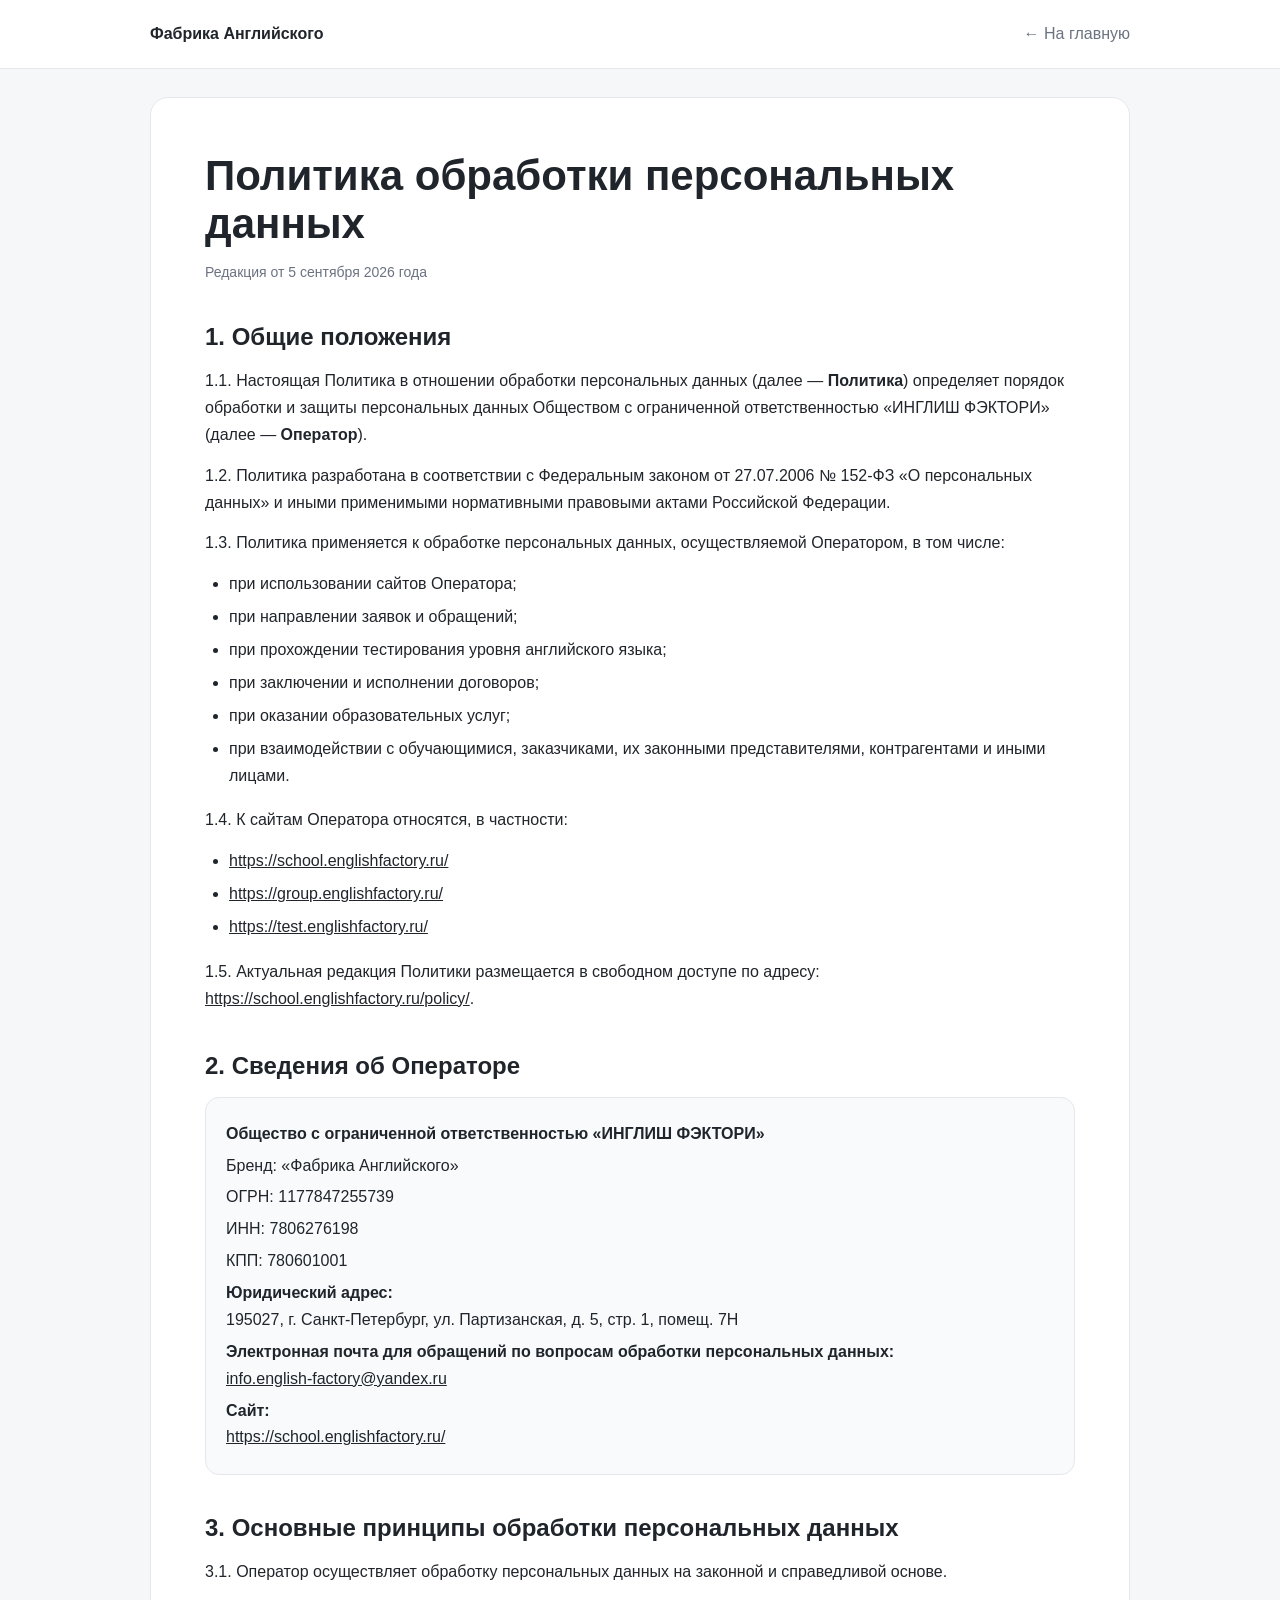
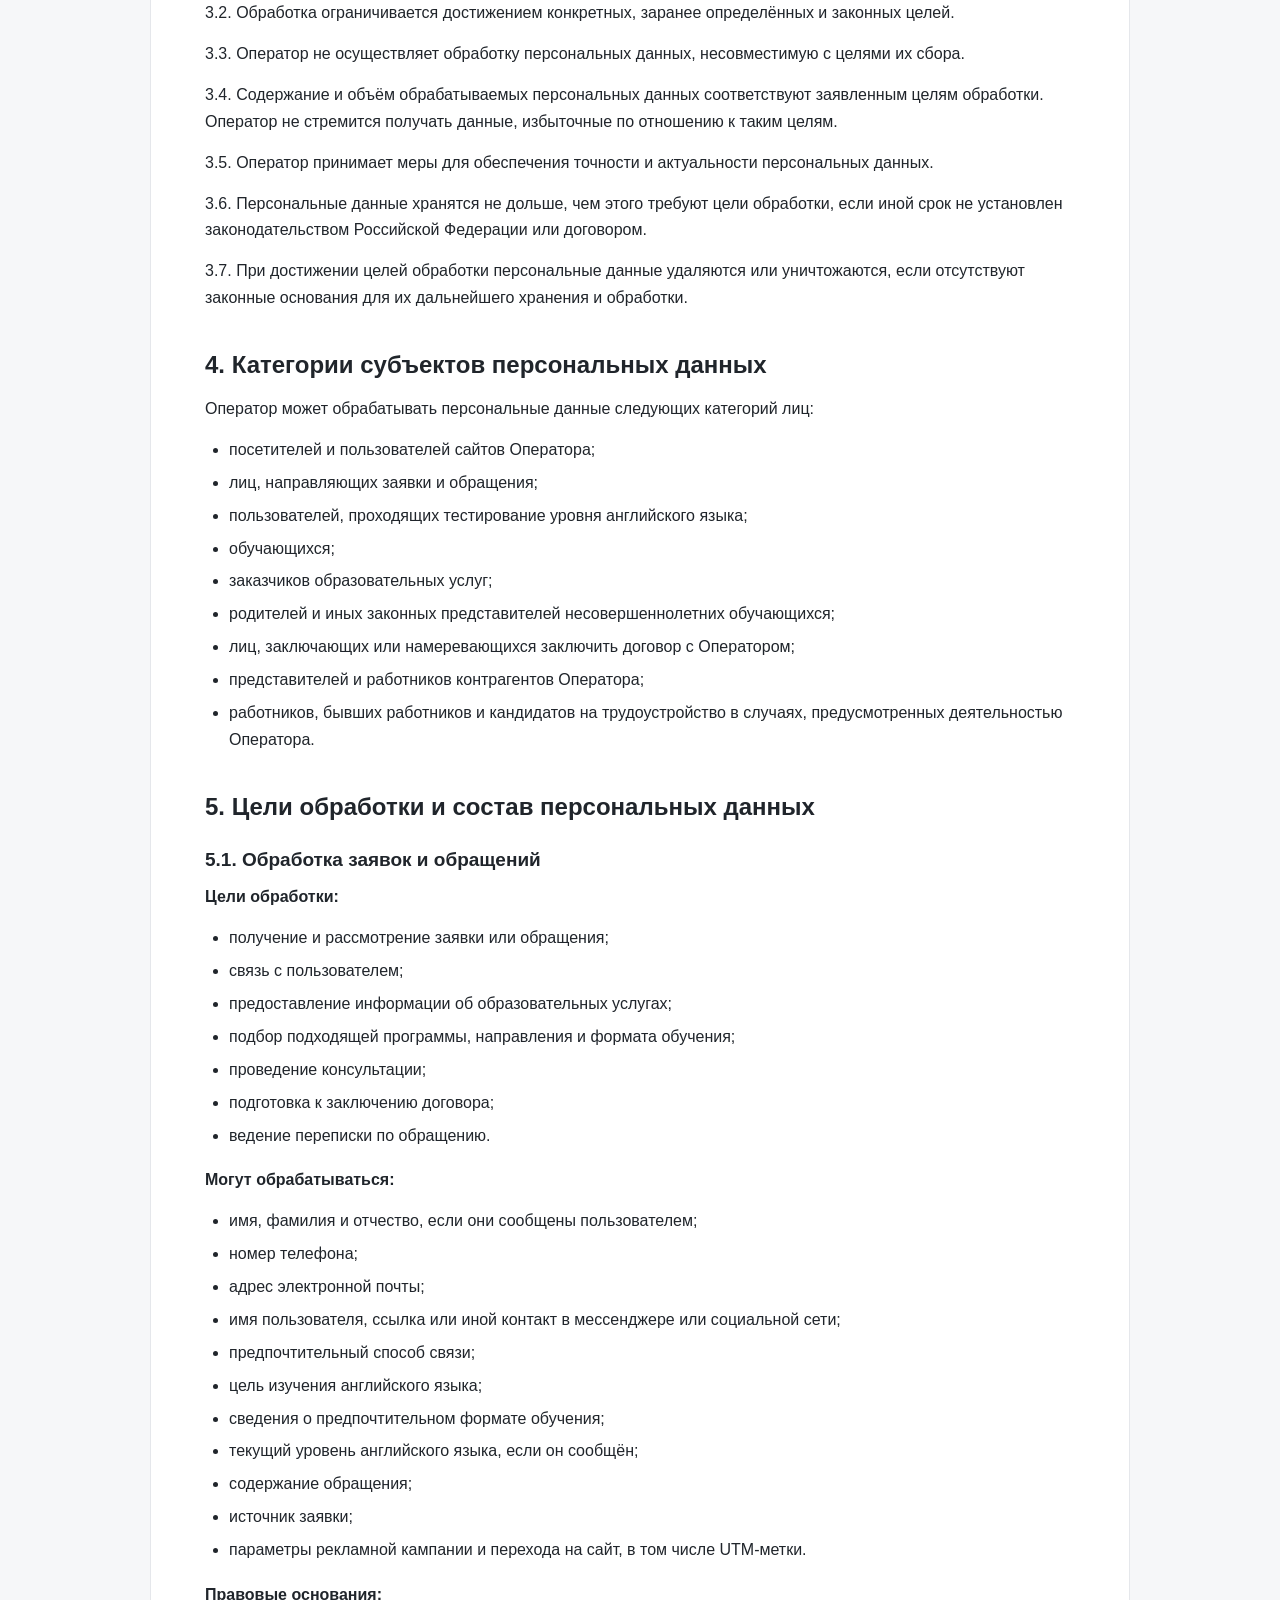
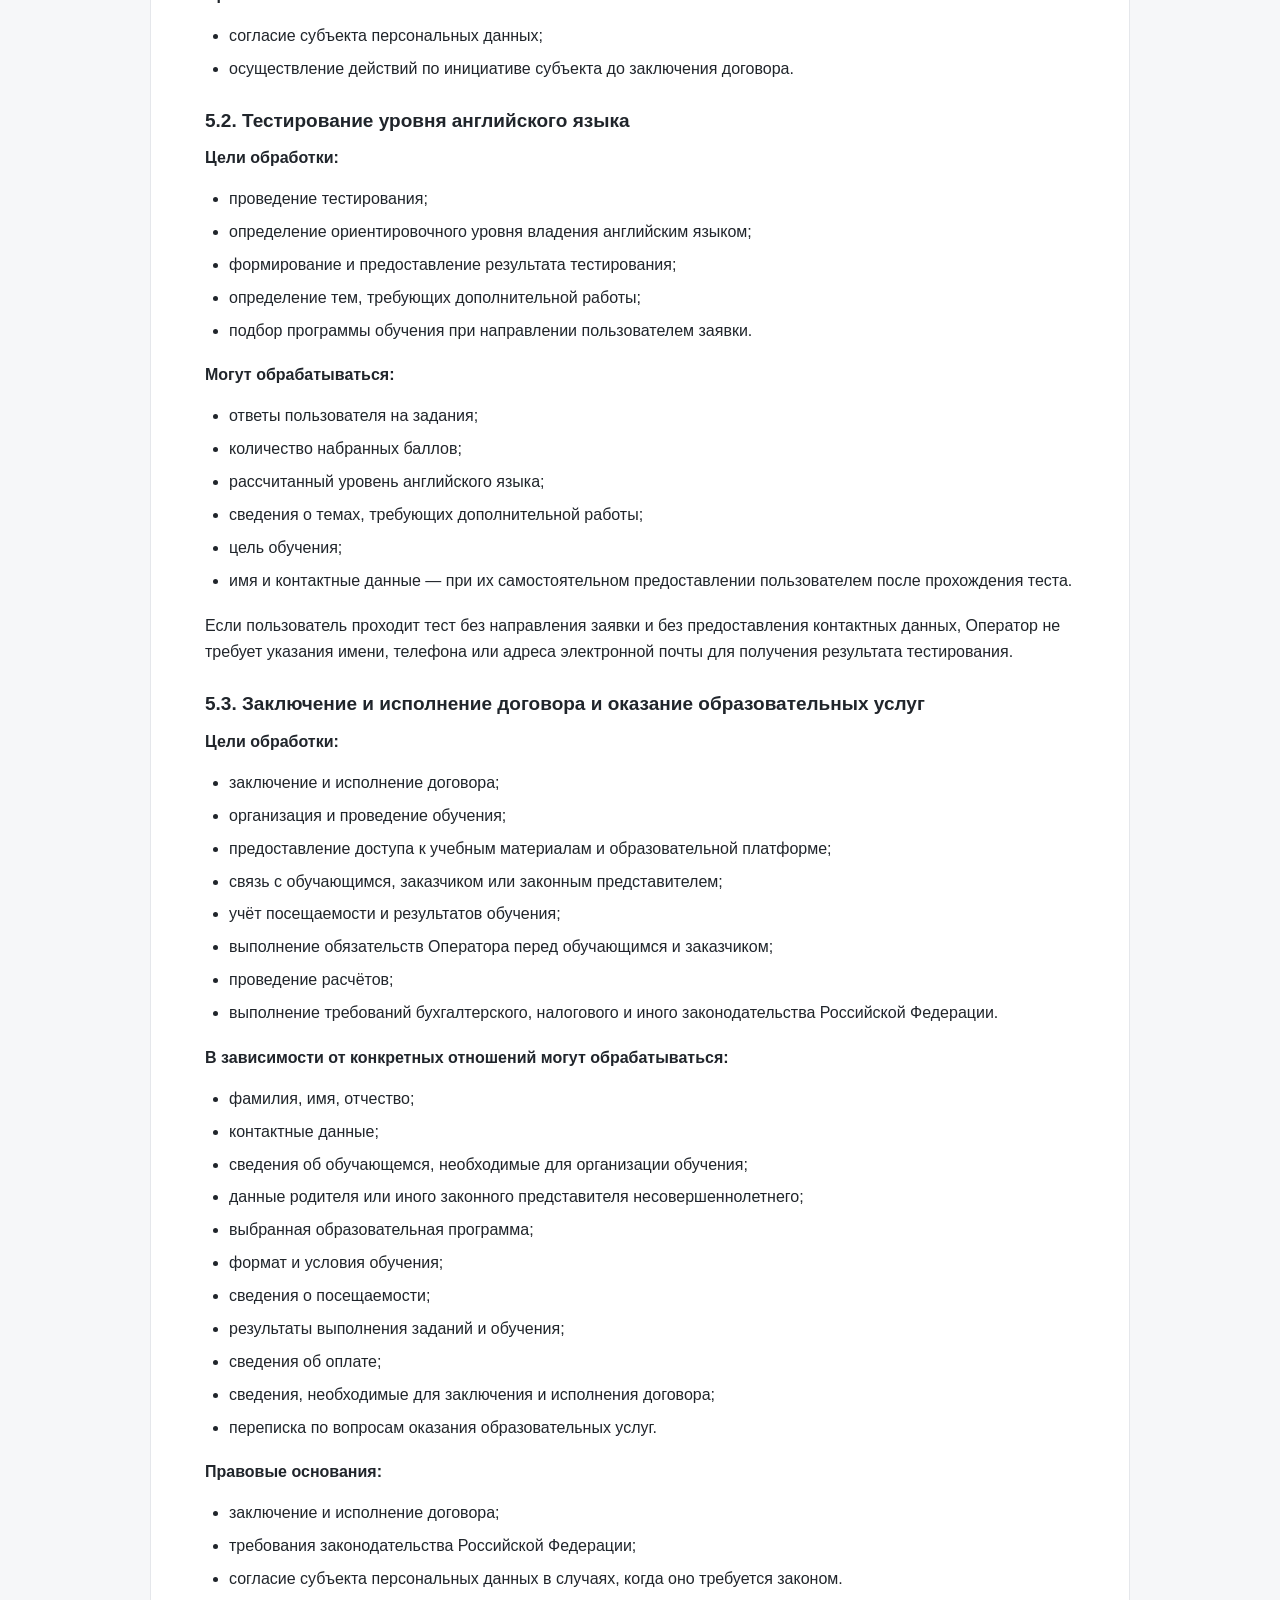
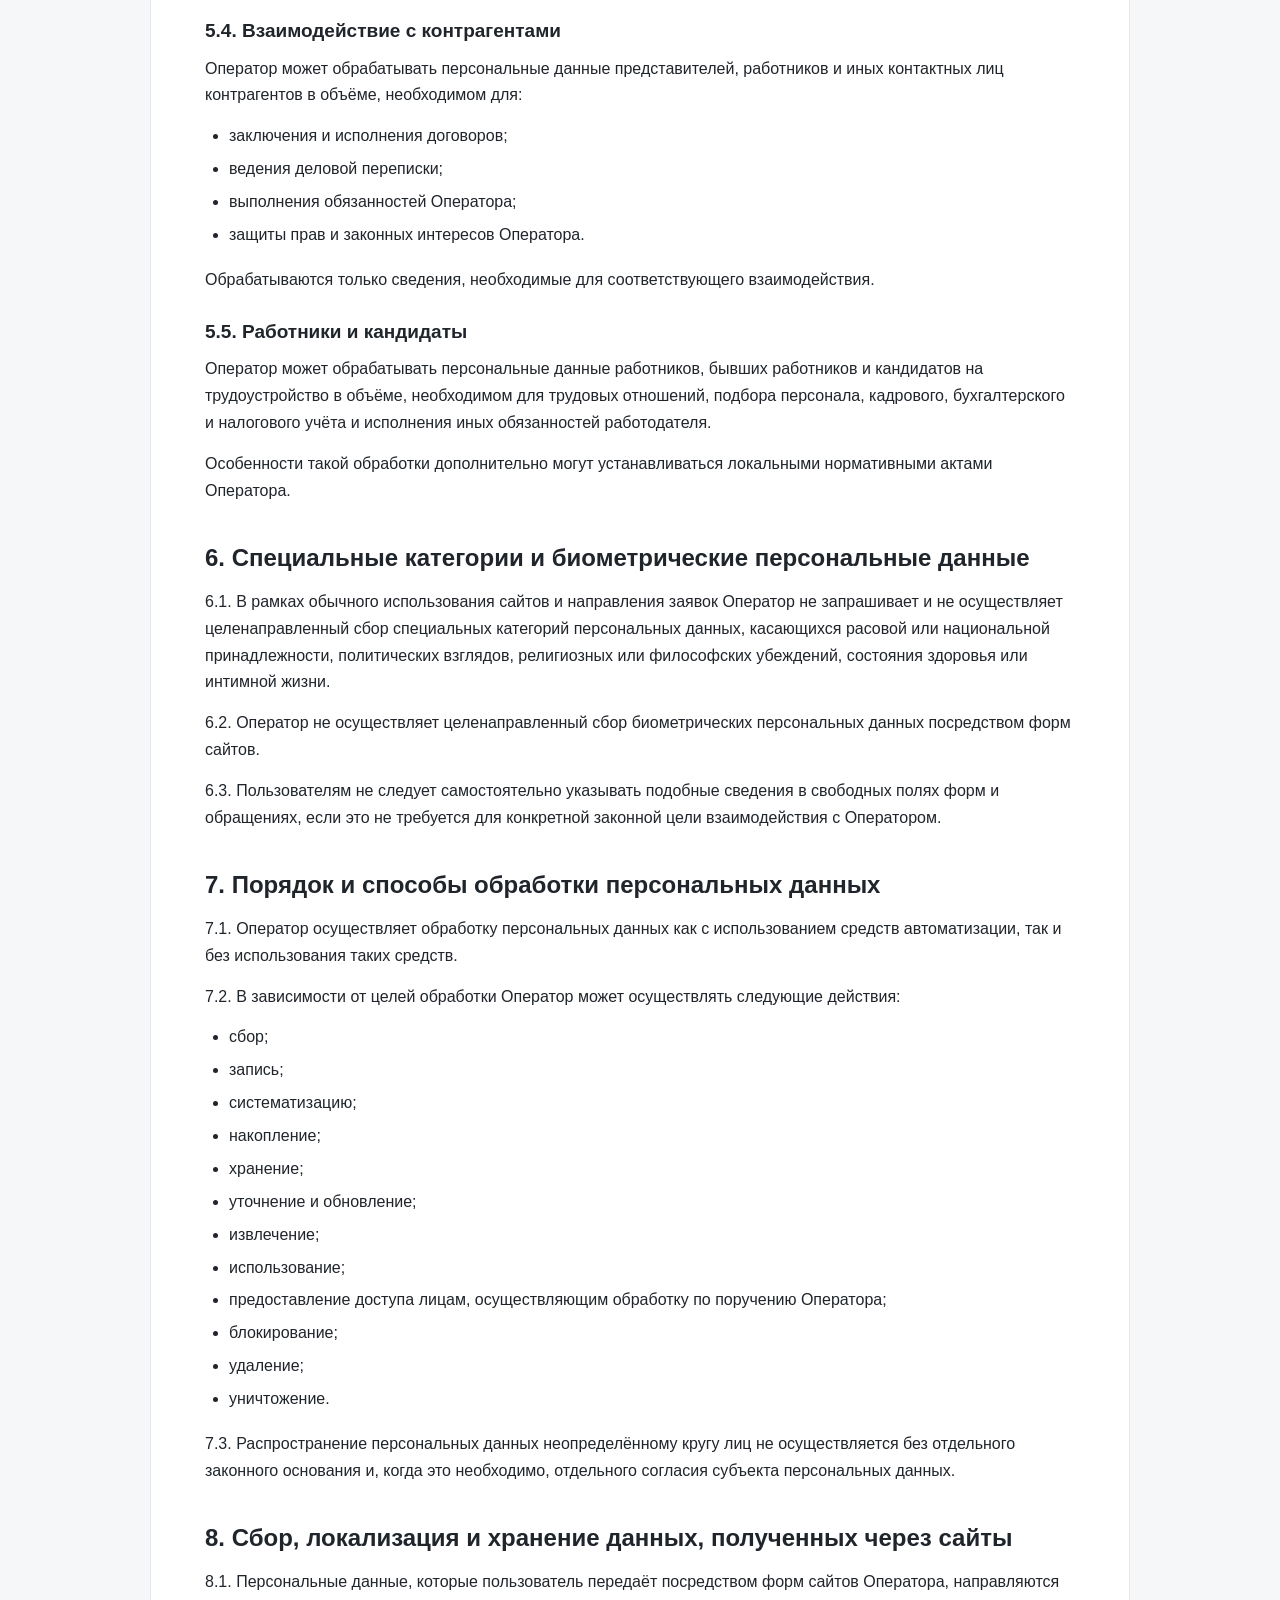
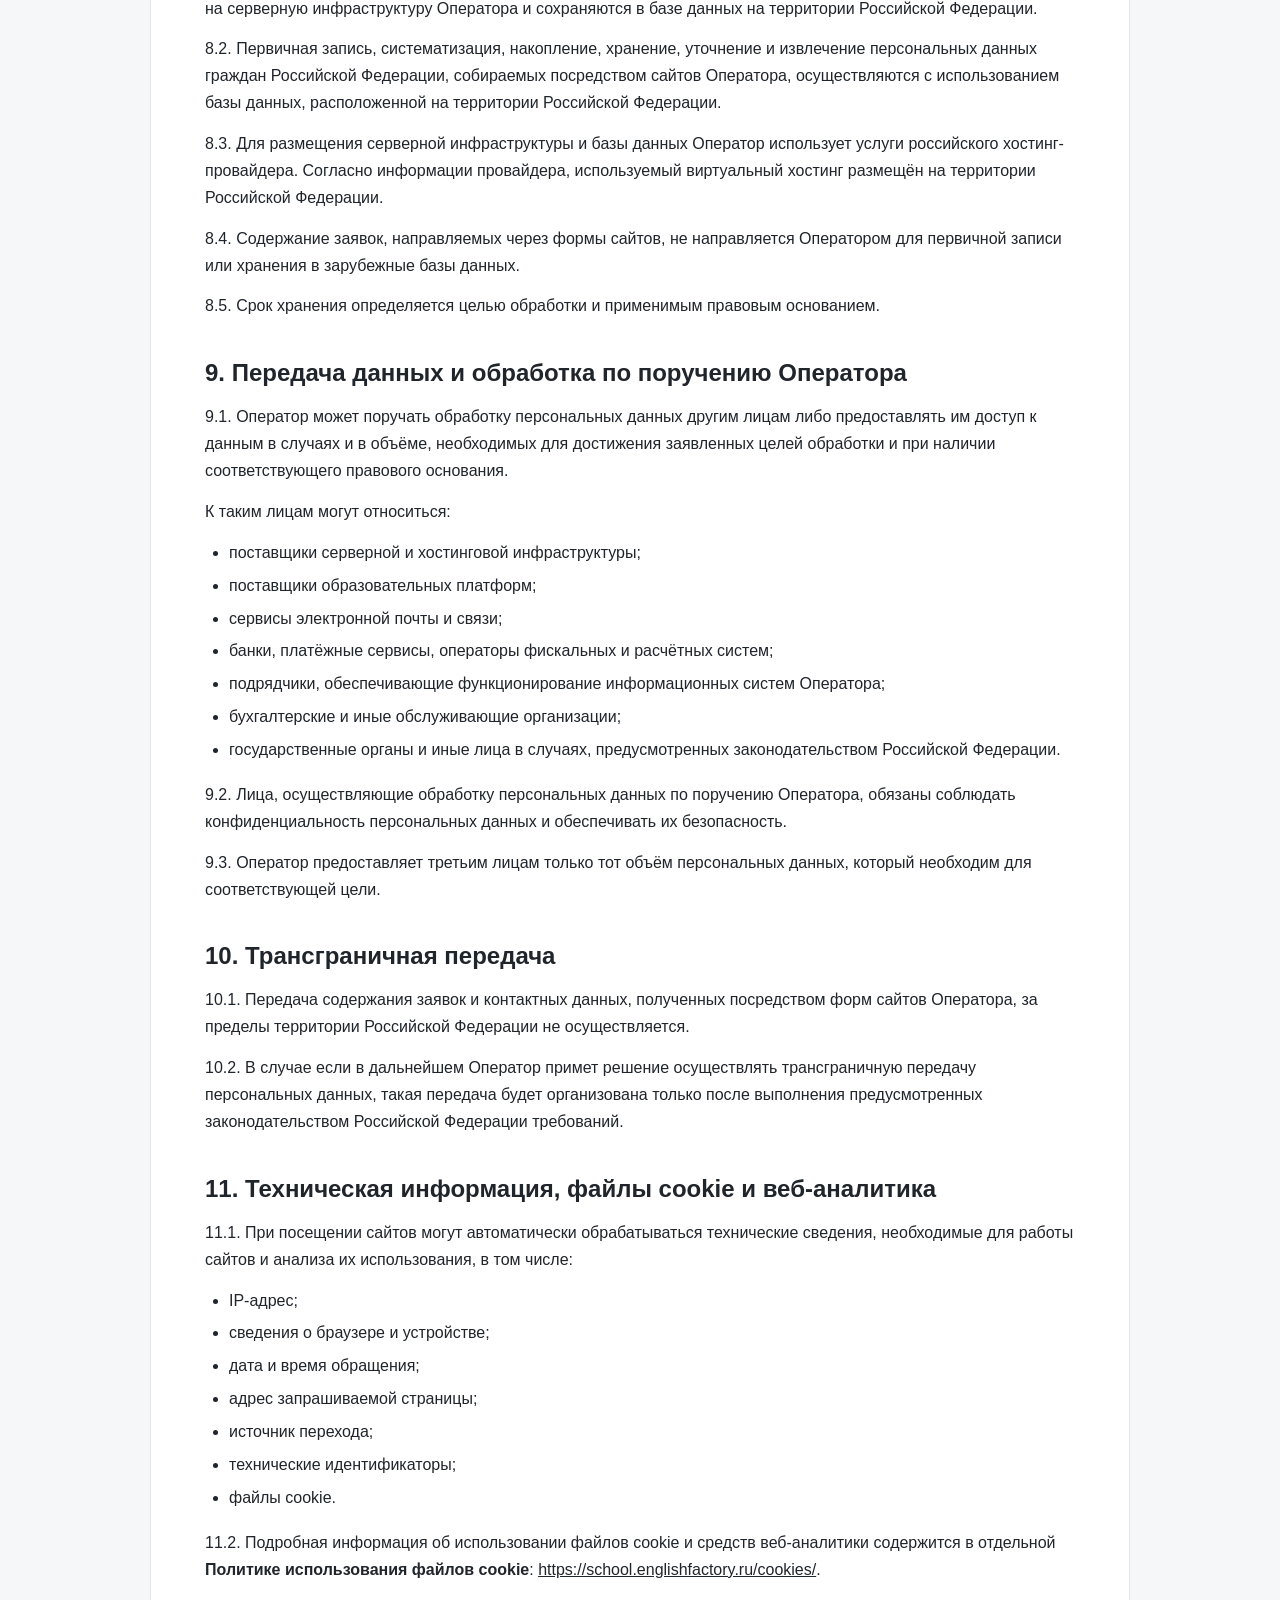
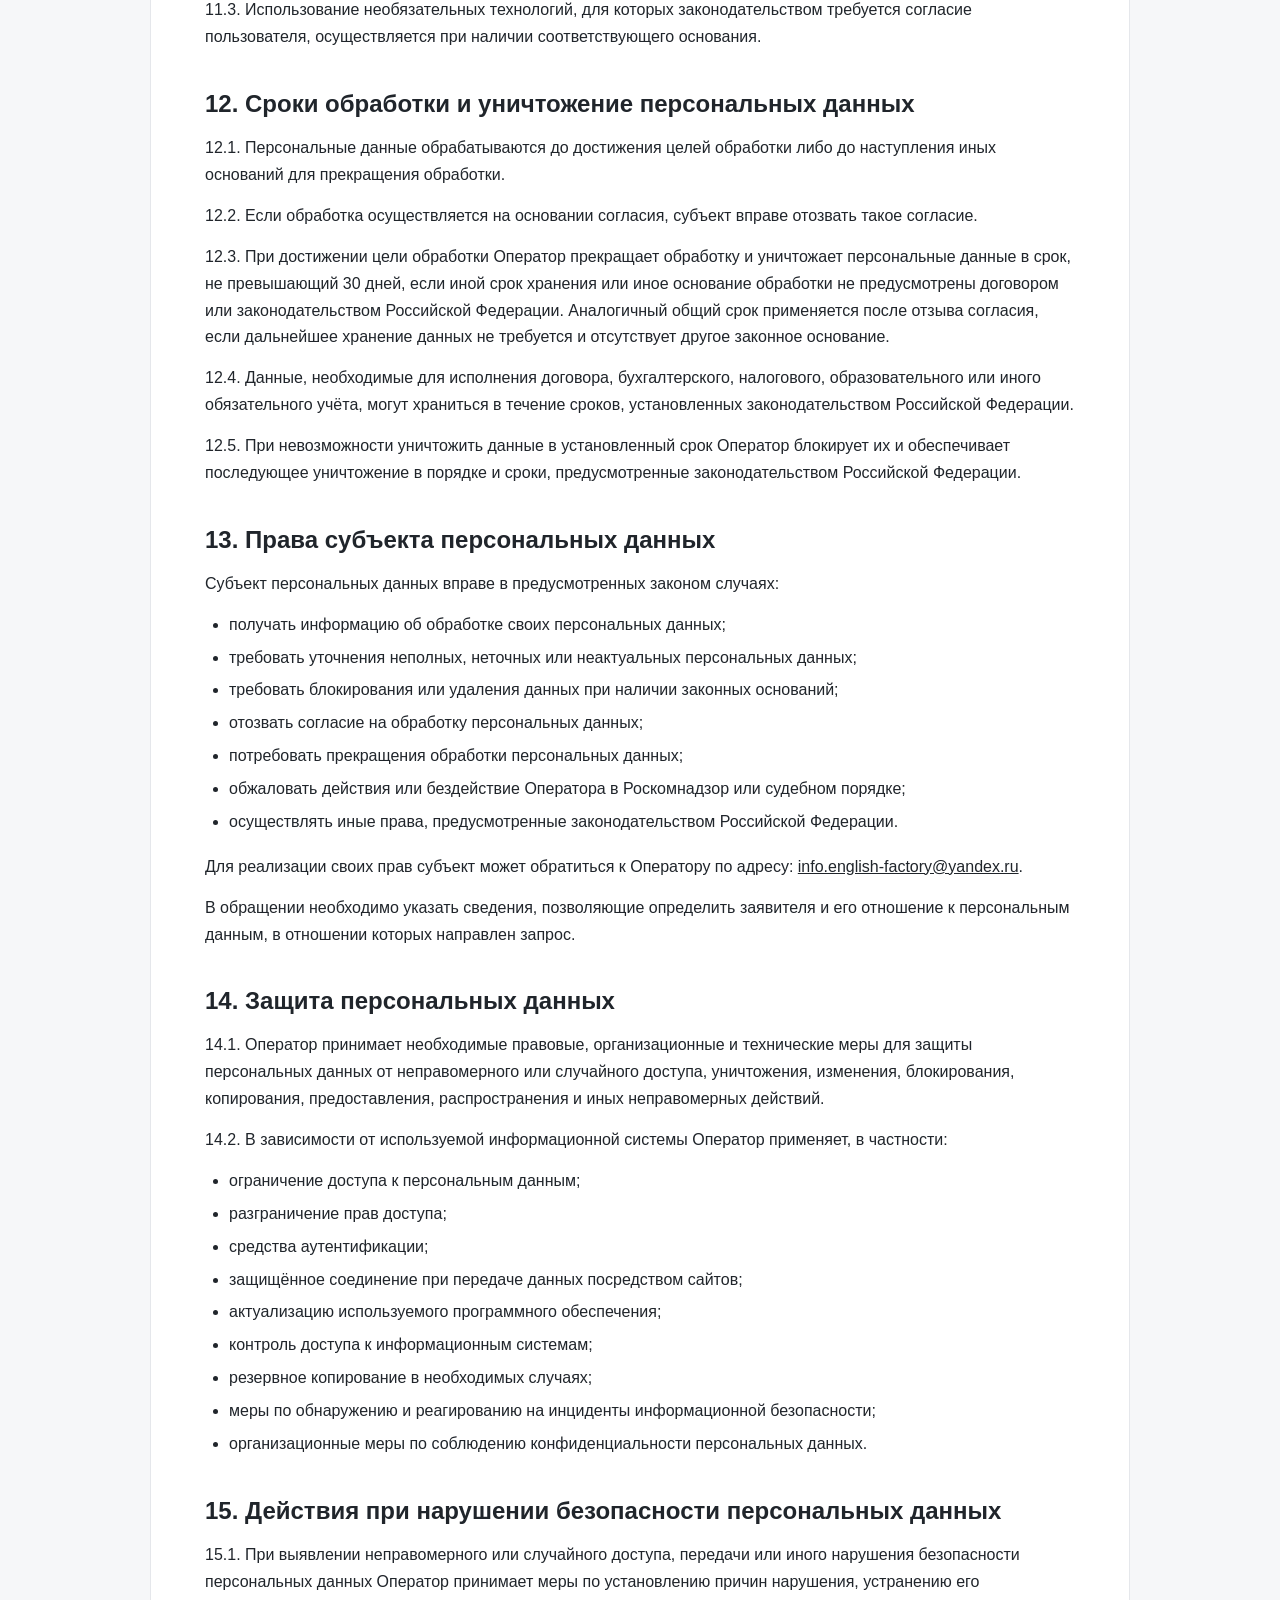
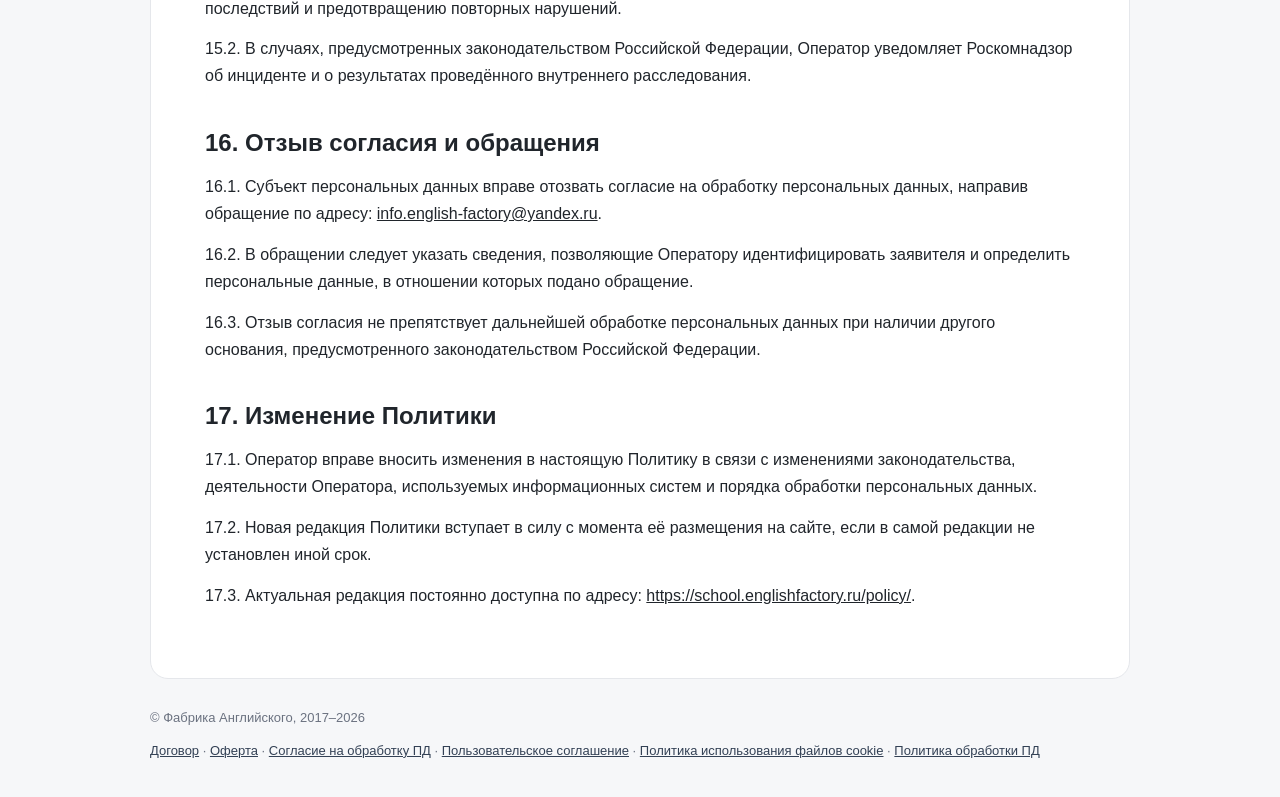
<file: policy/index.html>
<!doctype html>
<html lang="ru">
<head>
  <meta charset="utf-8">
  <meta name="viewport" content="width=device-width,initial-scale=1">
  <title>Политика обработки персональных данных — Фабрика Английского</title>
  <meta name="description" content="Политика ООО «ИНГЛИШ ФЭКТОРИ» в отношении обработки персональных данных.">
  <link rel="canonical" href="https://school.englishfactory.ru/policy/">
  <style>
    :root{--bg:#f6f7f9;--card:#fff;--text:#20252b;--muted:#6b7280;--line:#e5e7eb;--link:#334155}
    *{box-sizing:border-box}
    html{scroll-behavior:smooth}
    body{margin:0;background:var(--bg);color:var(--text);font-family:Arial,sans-serif;line-height:1.68}
    header{background:#fff;border-bottom:1px solid var(--line)}
    .bar,main,footer{width:min(980px,calc(100% - 32px));margin:auto}
    .bar{min-height:68px;display:flex;align-items:center;justify-content:space-between;gap:16px}
    a{color:inherit}.brand{font-weight:800;text-decoration:none}.back{color:var(--muted);text-decoration:none}
    main{margin-top:28px;margin-bottom:28px;background:var(--card);border:1px solid var(--line);border-radius:18px;padding:clamp(22px,5vw,54px)}
    h1{margin:0 0 12px;font-size:clamp(28px,4vw,42px);line-height:1.15}
    .revision{margin:0 0 34px;color:var(--muted);font-size:14px}
    h2{margin:38px 0 16px;font-size:24px;line-height:1.25}
    h3{margin:26px 0 12px;font-size:19px;line-height:1.3}
    p{margin:0 0 14px}ul{margin:8px 0 18px;padding-left:24px}li{margin:6px 0}
    .requisites{padding:18px 20px;background:#f8fafc;border:1px solid var(--line);border-radius:14px}
    .requisites p{margin:5px 0}.url,.email{overflow-wrap:anywhere}
    footer{padding:0 0 34px;color:var(--muted);font-size:13px}footer nav{margin-top:10px;line-height:1.9}footer a{color:var(--link)}
    @media(max-width:640px){.bar{align-items:flex-start;padding:18px 0}.back{text-align:right}main{margin-top:16px}h2{font-size:21px}}
  </style>
</head>
<body>
<header>
  <div class="bar">
    <a class="brand" href="https://school.englishfactory.ru/">Фабрика Английского</a>
    <a class="back" href="https://school.englishfactory.ru/">← На главную</a>
  </div>
</header>

<main>
  <h1>Политика обработки персональных данных</h1>
  <p class="revision">Редакция от 5 сентября 2026 года</p>

  <h2>1. Общие положения</h2>
  <p>1.1. Настоящая Политика в отношении обработки персональных данных (далее — <strong>Политика</strong>) определяет порядок обработки и защиты персональных данных Обществом с ограниченной ответственностью «ИНГЛИШ ФЭКТОРИ» (далее — <strong>Оператор</strong>).</p>
  <p>1.2. Политика разработана в соответствии с Федеральным законом от 27.07.2006 № 152-ФЗ «О персональных данных» и иными применимыми нормативными правовыми актами Российской Федерации.</p>
  <p>1.3. Политика применяется к обработке персональных данных, осуществляемой Оператором, в том числе:</p>
  <ul>
    <li>при использовании сайтов Оператора;</li>
    <li>при направлении заявок и обращений;</li>
    <li>при прохождении тестирования уровня английского языка;</li>
    <li>при заключении и исполнении договоров;</li>
    <li>при оказании образовательных услуг;</li>
    <li>при взаимодействии с обучающимися, заказчиками, их законными представителями, контрагентами и иными лицами.</li>
  </ul>
  <p>1.4. К сайтам Оператора относятся, в частности:</p>
  <ul>
    <li><a class="url" href="https://school.englishfactory.ru/">https://school.englishfactory.ru/</a></li>
    <li><a class="url" href="https://group.englishfactory.ru/">https://group.englishfactory.ru/</a></li>
    <li><a class="url" href="https://test.englishfactory.ru/">https://test.englishfactory.ru/</a></li>
  </ul>
  <p>1.5. Актуальная редакция Политики размещается в свободном доступе по адресу: <a class="url" href="https://school.englishfactory.ru/policy/">https://school.englishfactory.ru/policy/</a>.</p>

  <h2>2. Сведения об Операторе</h2>
  <div class="requisites">
    <p><strong>Общество с ограниченной ответственностью «ИНГЛИШ ФЭКТОРИ»</strong></p>
    <p>Бренд: «Фабрика Английского»</p>
    <p>ОГРН: 1177847255739</p>
    <p>ИНН: 7806276198</p>
    <p>КПП: 780601001</p>
    <p><strong>Юридический адрес:</strong><br>195027, г. Санкт-Петербург, ул. Партизанская, д. 5, стр. 1, помещ. 7Н</p>
    <p><strong>Электронная почта для обращений по вопросам обработки персональных данных:</strong><br><a class="email" href="mailto:info.english-factory@yandex.ru">info.english-factory@yandex.ru</a></p>
    <p><strong>Сайт:</strong><br><a class="url" href="https://school.englishfactory.ru/">https://school.englishfactory.ru/</a></p>
  </div>

  <h2>3. Основные принципы обработки персональных данных</h2>
  <p>3.1. Оператор осуществляет обработку персональных данных на законной и справедливой основе.</p>
  <p>3.2. Обработка ограничивается достижением конкретных, заранее определённых и законных целей.</p>
  <p>3.3. Оператор не осуществляет обработку персональных данных, несовместимую с целями их сбора.</p>
  <p>3.4. Содержание и объём обрабатываемых персональных данных соответствуют заявленным целям обработки. Оператор не стремится получать данные, избыточные по отношению к таким целям.</p>
  <p>3.5. Оператор принимает меры для обеспечения точности и актуальности персональных данных.</p>
  <p>3.6. Персональные данные хранятся не дольше, чем этого требуют цели обработки, если иной срок не установлен законодательством Российской Федерации или договором.</p>
  <p>3.7. При достижении целей обработки персональные данные удаляются или уничтожаются, если отсутствуют законные основания для их дальнейшего хранения и обработки.</p>

  <h2>4. Категории субъектов персональных данных</h2>
  <p>Оператор может обрабатывать персональные данные следующих категорий лиц:</p>
  <ul>
    <li>посетителей и пользователей сайтов Оператора;</li>
    <li>лиц, направляющих заявки и обращения;</li>
    <li>пользователей, проходящих тестирование уровня английского языка;</li>
    <li>обучающихся;</li>
    <li>заказчиков образовательных услуг;</li>
    <li>родителей и иных законных представителей несовершеннолетних обучающихся;</li>
    <li>лиц, заключающих или намеревающихся заключить договор с Оператором;</li>
    <li>представителей и работников контрагентов Оператора;</li>
    <li>работников, бывших работников и кандидатов на трудоустройство в случаях, предусмотренных деятельностью Оператора.</li>
  </ul>

  <h2>5. Цели обработки и состав персональных данных</h2>

  <h3>5.1. Обработка заявок и обращений</h3>
  <p><strong>Цели обработки:</strong></p>
  <ul>
    <li>получение и рассмотрение заявки или обращения;</li>
    <li>связь с пользователем;</li>
    <li>предоставление информации об образовательных услугах;</li>
    <li>подбор подходящей программы, направления и формата обучения;</li>
    <li>проведение консультации;</li>
    <li>подготовка к заключению договора;</li>
    <li>ведение переписки по обращению.</li>
  </ul>
  <p><strong>Могут обрабатываться:</strong></p>
  <ul>
    <li>имя, фамилия и отчество, если они сообщены пользователем;</li>
    <li>номер телефона;</li>
    <li>адрес электронной почты;</li>
    <li>имя пользователя, ссылка или иной контакт в мессенджере или социальной сети;</li>
    <li>предпочтительный способ связи;</li>
    <li>цель изучения английского языка;</li>
    <li>сведения о предпочтительном формате обучения;</li>
    <li>текущий уровень английского языка, если он сообщён;</li>
    <li>содержание обращения;</li>
    <li>источник заявки;</li>
    <li>параметры рекламной кампании и перехода на сайт, в том числе UTM-метки.</li>
  </ul>
  <p><strong>Правовые основания:</strong></p>
  <ul>
    <li>согласие субъекта персональных данных;</li>
    <li>осуществление действий по инициативе субъекта до заключения договора.</li>
  </ul>

  <h3>5.2. Тестирование уровня английского языка</h3>
  <p><strong>Цели обработки:</strong></p>
  <ul>
    <li>проведение тестирования;</li>
    <li>определение ориентировочного уровня владения английским языком;</li>
    <li>формирование и предоставление результата тестирования;</li>
    <li>определение тем, требующих дополнительной работы;</li>
    <li>подбор программы обучения при направлении пользователем заявки.</li>
  </ul>
  <p><strong>Могут обрабатываться:</strong></p>
  <ul>
    <li>ответы пользователя на задания;</li>
    <li>количество набранных баллов;</li>
    <li>рассчитанный уровень английского языка;</li>
    <li>сведения о темах, требующих дополнительной работы;</li>
    <li>цель обучения;</li>
    <li>имя и контактные данные — при их самостоятельном предоставлении пользователем после прохождения теста.</li>
  </ul>
  <p>Если пользователь проходит тест без направления заявки и без предоставления контактных данных, Оператор не требует указания имени, телефона или адреса электронной почты для получения результата тестирования.</p>

  <h3>5.3. Заключение и исполнение договора и оказание образовательных услуг</h3>
  <p><strong>Цели обработки:</strong></p>
  <ul>
    <li>заключение и исполнение договора;</li>
    <li>организация и проведение обучения;</li>
    <li>предоставление доступа к учебным материалам и образовательной платформе;</li>
    <li>связь с обучающимся, заказчиком или законным представителем;</li>
    <li>учёт посещаемости и результатов обучения;</li>
    <li>выполнение обязательств Оператора перед обучающимся и заказчиком;</li>
    <li>проведение расчётов;</li>
    <li>выполнение требований бухгалтерского, налогового и иного законодательства Российской Федерации.</li>
  </ul>
  <p><strong>В зависимости от конкретных отношений могут обрабатываться:</strong></p>
  <ul>
    <li>фамилия, имя, отчество;</li>
    <li>контактные данные;</li>
    <li>сведения об обучающемся, необходимые для организации обучения;</li>
    <li>данные родителя или иного законного представителя несовершеннолетнего;</li>
    <li>выбранная образовательная программа;</li>
    <li>формат и условия обучения;</li>
    <li>сведения о посещаемости;</li>
    <li>результаты выполнения заданий и обучения;</li>
    <li>сведения об оплате;</li>
    <li>сведения, необходимые для заключения и исполнения договора;</li>
    <li>переписка по вопросам оказания образовательных услуг.</li>
  </ul>
  <p><strong>Правовые основания:</strong></p>
  <ul>
    <li>заключение и исполнение договора;</li>
    <li>требования законодательства Российской Федерации;</li>
    <li>согласие субъекта персональных данных в случаях, когда оно требуется законом.</li>
  </ul>

  <h3>5.4. Взаимодействие с контрагентами</h3>
  <p>Оператор может обрабатывать персональные данные представителей, работников и иных контактных лиц контрагентов в объёме, необходимом для:</p>
  <ul>
    <li>заключения и исполнения договоров;</li>
    <li>ведения деловой переписки;</li>
    <li>выполнения обязанностей Оператора;</li>
    <li>защиты прав и законных интересов Оператора.</li>
  </ul>
  <p>Обрабатываются только сведения, необходимые для соответствующего взаимодействия.</p>

  <h3>5.5. Работники и кандидаты</h3>
  <p>Оператор может обрабатывать персональные данные работников, бывших работников и кандидатов на трудоустройство в объёме, необходимом для трудовых отношений, подбора персонала, кадрового, бухгалтерского и налогового учёта и исполнения иных обязанностей работодателя.</p>
  <p>Особенности такой обработки дополнительно могут устанавливаться локальными нормативными актами Оператора.</p>

  <h2>6. Специальные категории и биометрические персональные данные</h2>
  <p>6.1. В рамках обычного использования сайтов и направления заявок Оператор не запрашивает и не осуществляет целенаправленный сбор специальных категорий персональных данных, касающихся расовой или национальной принадлежности, политических взглядов, религиозных или философских убеждений, состояния здоровья или интимной жизни.</p>
  <p>6.2. Оператор не осуществляет целенаправленный сбор биометрических персональных данных посредством форм сайтов.</p>
  <p>6.3. Пользователям не следует самостоятельно указывать подобные сведения в свободных полях форм и обращениях, если это не требуется для конкретной законной цели взаимодействия с Оператором.</p>

  <h2>7. Порядок и способы обработки персональных данных</h2>
  <p>7.1. Оператор осуществляет обработку персональных данных как с использованием средств автоматизации, так и без использования таких средств.</p>
  <p>7.2. В зависимости от целей обработки Оператор может осуществлять следующие действия:</p>
  <ul>
    <li>сбор;</li>
    <li>запись;</li>
    <li>систематизацию;</li>
    <li>накопление;</li>
    <li>хранение;</li>
    <li>уточнение и обновление;</li>
    <li>извлечение;</li>
    <li>использование;</li>
    <li>предоставление доступа лицам, осуществляющим обработку по поручению Оператора;</li>
    <li>блокирование;</li>
    <li>удаление;</li>
    <li>уничтожение.</li>
  </ul>
  <p>7.3. Распространение персональных данных неопределённому кругу лиц не осуществляется без отдельного законного основания и, когда это необходимо, отдельного согласия субъекта персональных данных.</p>

  <h2>8. Сбор, локализация и хранение данных, полученных через сайты</h2>
  <p>8.1. Персональные данные, которые пользователь передаёт посредством форм сайтов Оператора, направляются на серверную инфраструктуру Оператора и сохраняются в базе данных на территории Российской Федерации.</p>
  <p>8.2. Первичная запись, систематизация, накопление, хранение, уточнение и извлечение персональных данных граждан Российской Федерации, собираемых посредством сайтов Оператора, осуществляются с использованием базы данных, расположенной на территории Российской Федерации.</p>
  <p>8.3. Для размещения серверной инфраструктуры и базы данных Оператор использует услуги российского хостинг-провайдера. Согласно информации провайдера, используемый виртуальный хостинг размещён на территории Российской Федерации.</p>
  <p>8.4. Содержание заявок, направляемых через формы сайтов, не направляется Оператором для первичной записи или хранения в зарубежные базы данных.</p>
  <p>8.5. Срок хранения определяется целью обработки и применимым правовым основанием.</p>

  <h2>9. Передача данных и обработка по поручению Оператора</h2>
  <p>9.1. Оператор может поручать обработку персональных данных другим лицам либо предоставлять им доступ к данным в случаях и в объёме, необходимых для достижения заявленных целей обработки и при наличии соответствующего правового основания.</p>
  <p>К таким лицам могут относиться:</p>
  <ul>
    <li>поставщики серверной и хостинговой инфраструктуры;</li>
    <li>поставщики образовательных платформ;</li>
    <li>сервисы электронной почты и связи;</li>
    <li>банки, платёжные сервисы, операторы фискальных и расчётных систем;</li>
    <li>подрядчики, обеспечивающие функционирование информационных систем Оператора;</li>
    <li>бухгалтерские и иные обслуживающие организации;</li>
    <li>государственные органы и иные лица в случаях, предусмотренных законодательством Российской Федерации.</li>
  </ul>
  <p>9.2. Лица, осуществляющие обработку персональных данных по поручению Оператора, обязаны соблюдать конфиденциальность персональных данных и обеспечивать их безопасность.</p>
  <p>9.3. Оператор предоставляет третьим лицам только тот объём персональных данных, который необходим для соответствующей цели.</p>

  <h2>10. Трансграничная передача</h2>
  <p>10.1. Передача содержания заявок и контактных данных, полученных посредством форм сайтов Оператора, за пределы территории Российской Федерации не осуществляется.</p>
  <p>10.2. В случае если в дальнейшем Оператор примет решение осуществлять трансграничную передачу персональных данных, такая передача будет организована только после выполнения предусмотренных законодательством Российской Федерации требований.</p>

  <h2>11. Техническая информация, файлы cookie и веб-аналитика</h2>
  <p>11.1. При посещении сайтов могут автоматически обрабатываться технические сведения, необходимые для работы сайтов и анализа их использования, в том числе:</p>
  <ul>
    <li>IP-адрес;</li>
    <li>сведения о браузере и устройстве;</li>
    <li>дата и время обращения;</li>
    <li>адрес запрашиваемой страницы;</li>
    <li>источник перехода;</li>
    <li>технические идентификаторы;</li>
    <li>файлы cookie.</li>
  </ul>
  <p>11.2. Подробная информация об использовании файлов cookie и средств веб-аналитики содержится в отдельной <strong>Политике использования файлов cookie</strong>: <a class="url" href="https://school.englishfactory.ru/cookies/">https://school.englishfactory.ru/cookies/</a>.</p>
  <p>11.3. Использование необязательных технологий, для которых законодательством требуется согласие пользователя, осуществляется при наличии соответствующего основания.</p>

  <h2>12. Сроки обработки и уничтожение персональных данных</h2>
  <p>12.1. Персональные данные обрабатываются до достижения целей обработки либо до наступления иных оснований для прекращения обработки.</p>
  <p>12.2. Если обработка осуществляется на основании согласия, субъект вправе отозвать такое согласие.</p>
  <p>12.3. При достижении цели обработки Оператор прекращает обработку и уничтожает персональные данные в срок, не превышающий 30 дней, если иной срок хранения или иное основание обработки не предусмотрены договором или законодательством Российской Федерации. Аналогичный общий срок применяется после отзыва согласия, если дальнейшее хранение данных не требуется и отсутствует другое законное основание.</p>
  <p>12.4. Данные, необходимые для исполнения договора, бухгалтерского, налогового, образовательного или иного обязательного учёта, могут храниться в течение сроков, установленных законодательством Российской Федерации.</p>
  <p>12.5. При невозможности уничтожить данные в установленный срок Оператор блокирует их и обеспечивает последующее уничтожение в порядке и сроки, предусмотренные законодательством Российской Федерации.</p>

  <h2>13. Права субъекта персональных данных</h2>
  <p>Субъект персональных данных вправе в предусмотренных законом случаях:</p>
  <ul>
    <li>получать информацию об обработке своих персональных данных;</li>
    <li>требовать уточнения неполных, неточных или неактуальных персональных данных;</li>
    <li>требовать блокирования или удаления данных при наличии законных оснований;</li>
    <li>отозвать согласие на обработку персональных данных;</li>
    <li>потребовать прекращения обработки персональных данных;</li>
    <li>обжаловать действия или бездействие Оператора в Роскомнадзор или судебном порядке;</li>
    <li>осуществлять иные права, предусмотренные законодательством Российской Федерации.</li>
  </ul>
  <p>Для реализации своих прав субъект может обратиться к Оператору по адресу: <a class="email" href="mailto:info.english-factory@yandex.ru">info.english-factory@yandex.ru</a>.</p>
  <p>В обращении необходимо указать сведения, позволяющие определить заявителя и его отношение к персональным данным, в отношении которых направлен запрос.</p>

  <h2>14. Защита персональных данных</h2>
  <p>14.1. Оператор принимает необходимые правовые, организационные и технические меры для защиты персональных данных от неправомерного или случайного доступа, уничтожения, изменения, блокирования, копирования, предоставления, распространения и иных неправомерных действий.</p>
  <p>14.2. В зависимости от используемой информационной системы Оператор применяет, в частности:</p>
  <ul>
    <li>ограничение доступа к персональным данным;</li>
    <li>разграничение прав доступа;</li>
    <li>средства аутентификации;</li>
    <li>защищённое соединение при передаче данных посредством сайтов;</li>
    <li>актуализацию используемого программного обеспечения;</li>
    <li>контроль доступа к информационным системам;</li>
    <li>резервное копирование в необходимых случаях;</li>
    <li>меры по обнаружению и реагированию на инциденты информационной безопасности;</li>
    <li>организационные меры по соблюдению конфиденциальности персональных данных.</li>
  </ul>

  <h2>15. Действия при нарушении безопасности персональных данных</h2>
  <p>15.1. При выявлении неправомерного или случайного доступа, передачи или иного нарушения безопасности персональных данных Оператор принимает меры по установлению причин нарушения, устранению его последствий и предотвращению повторных нарушений.</p>
  <p>15.2. В случаях, предусмотренных законодательством Российской Федерации, Оператор уведомляет Роскомнадзор об инциденте и о результатах проведённого внутреннего расследования.</p>

  <h2>16. Отзыв согласия и обращения</h2>
  <p>16.1. Субъект персональных данных вправе отозвать согласие на обработку персональных данных, направив обращение по адресу: <a class="email" href="mailto:info.english-factory@yandex.ru">info.english-factory@yandex.ru</a>.</p>
  <p>16.2. В обращении следует указать сведения, позволяющие Оператору идентифицировать заявителя и определить персональные данные, в отношении которых подано обращение.</p>
  <p>16.3. Отзыв согласия не препятствует дальнейшей обработке персональных данных при наличии другого основания, предусмотренного законодательством Российской Федерации.</p>

  <h2>17. Изменение Политики</h2>
  <p>17.1. Оператор вправе вносить изменения в настоящую Политику в связи с изменениями законодательства, деятельности Оператора, используемых информационных систем и порядка обработки персональных данных.</p>
  <p>17.2. Новая редакция Политики вступает в силу с момента её размещения на сайте, если в самой редакции не установлен иной срок.</p>
  <p>17.3. Актуальная редакция постоянно доступна по адресу: <a class="url" href="https://school.englishfactory.ru/policy/">https://school.englishfactory.ru/policy/</a>.</p>
</main>

<footer>
  <div>© Фабрика Английского, 2017–2026</div>
  <nav>
    <a href="https://school.englishfactory.ru/contract/">Договор</a> ·
    <a href="https://school.englishfactory.ru/offer/">Оферта</a> ·
    <a href="https://school.englishfactory.ru/consent/">Согласие на обработку ПД</a> ·
    <a href="https://school.englishfactory.ru/terms/">Пользовательское соглашение</a> ·
    <a href="https://school.englishfactory.ru/cookies/">Политика использования файлов cookie</a> ·
    <a href="https://school.englishfactory.ru/policy/">Политика обработки ПД</a>
  </nav>
</footer>
</body>
</html>
</file>
